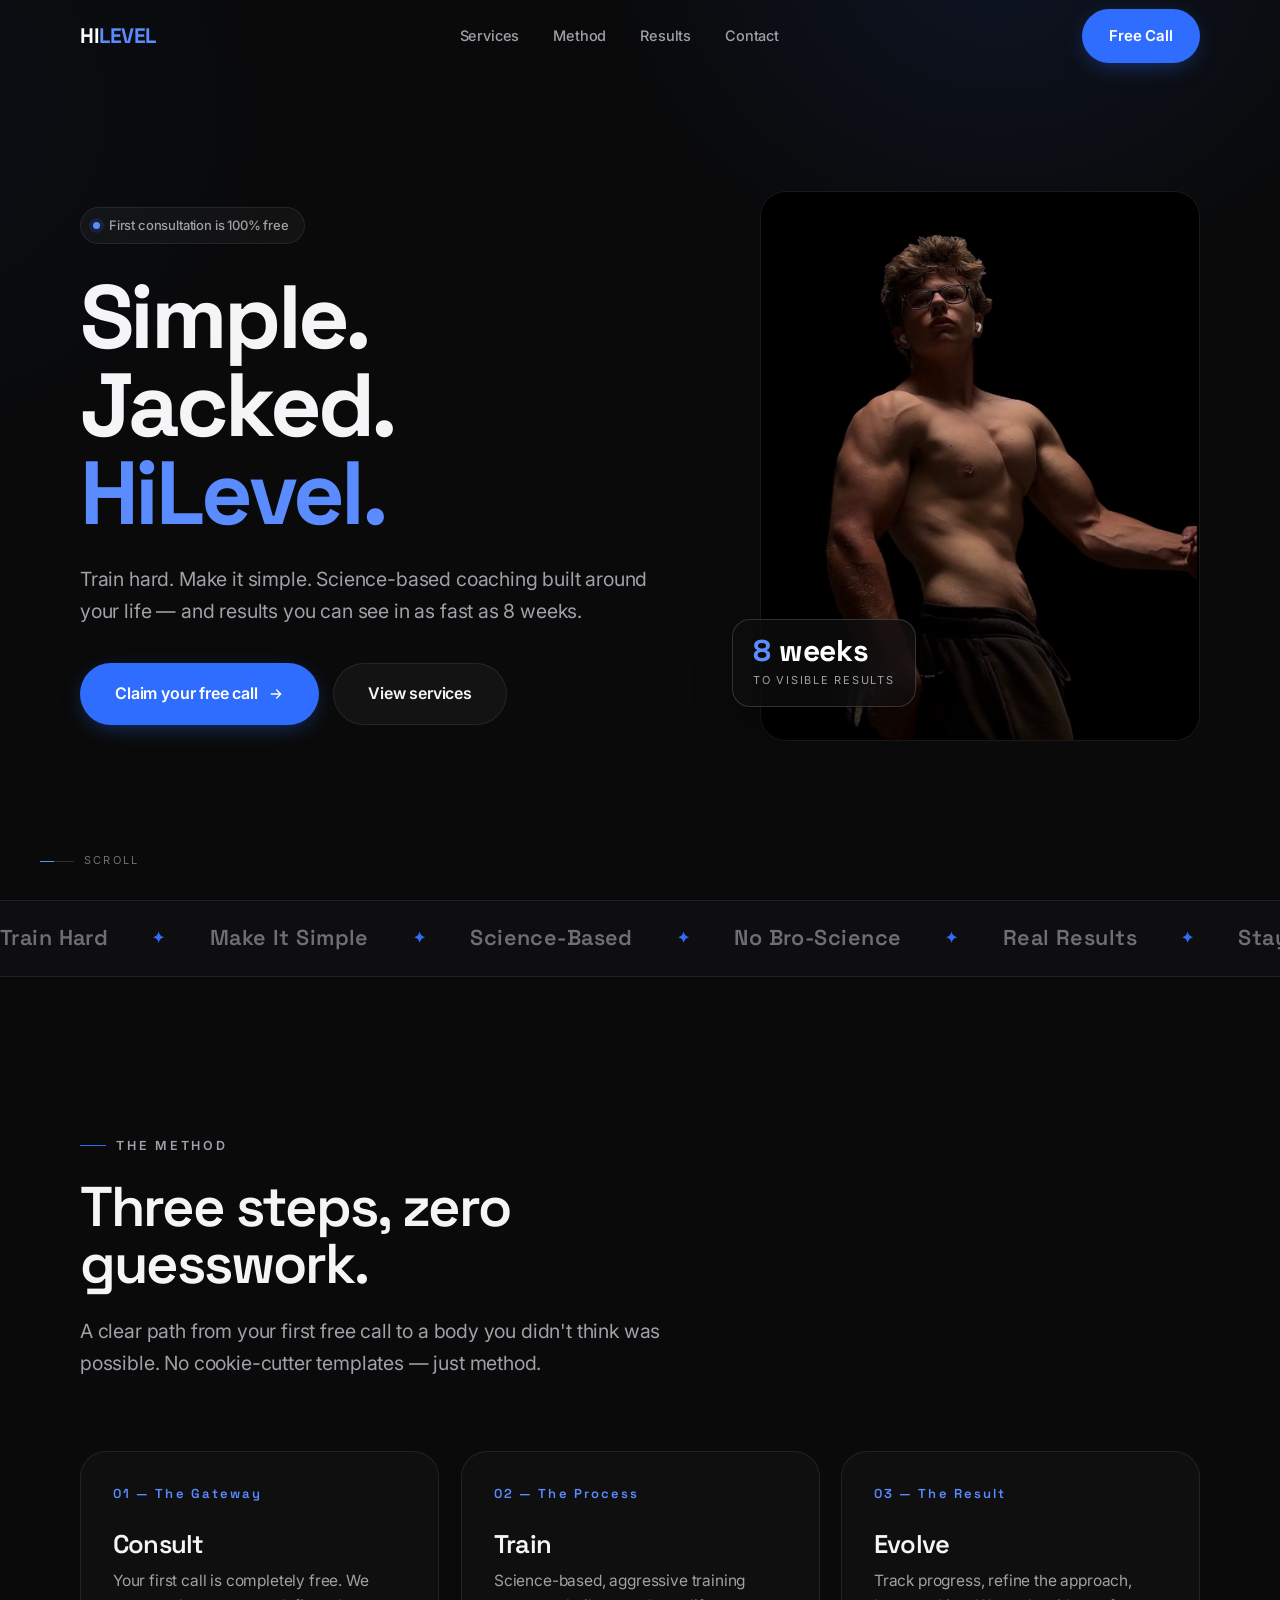
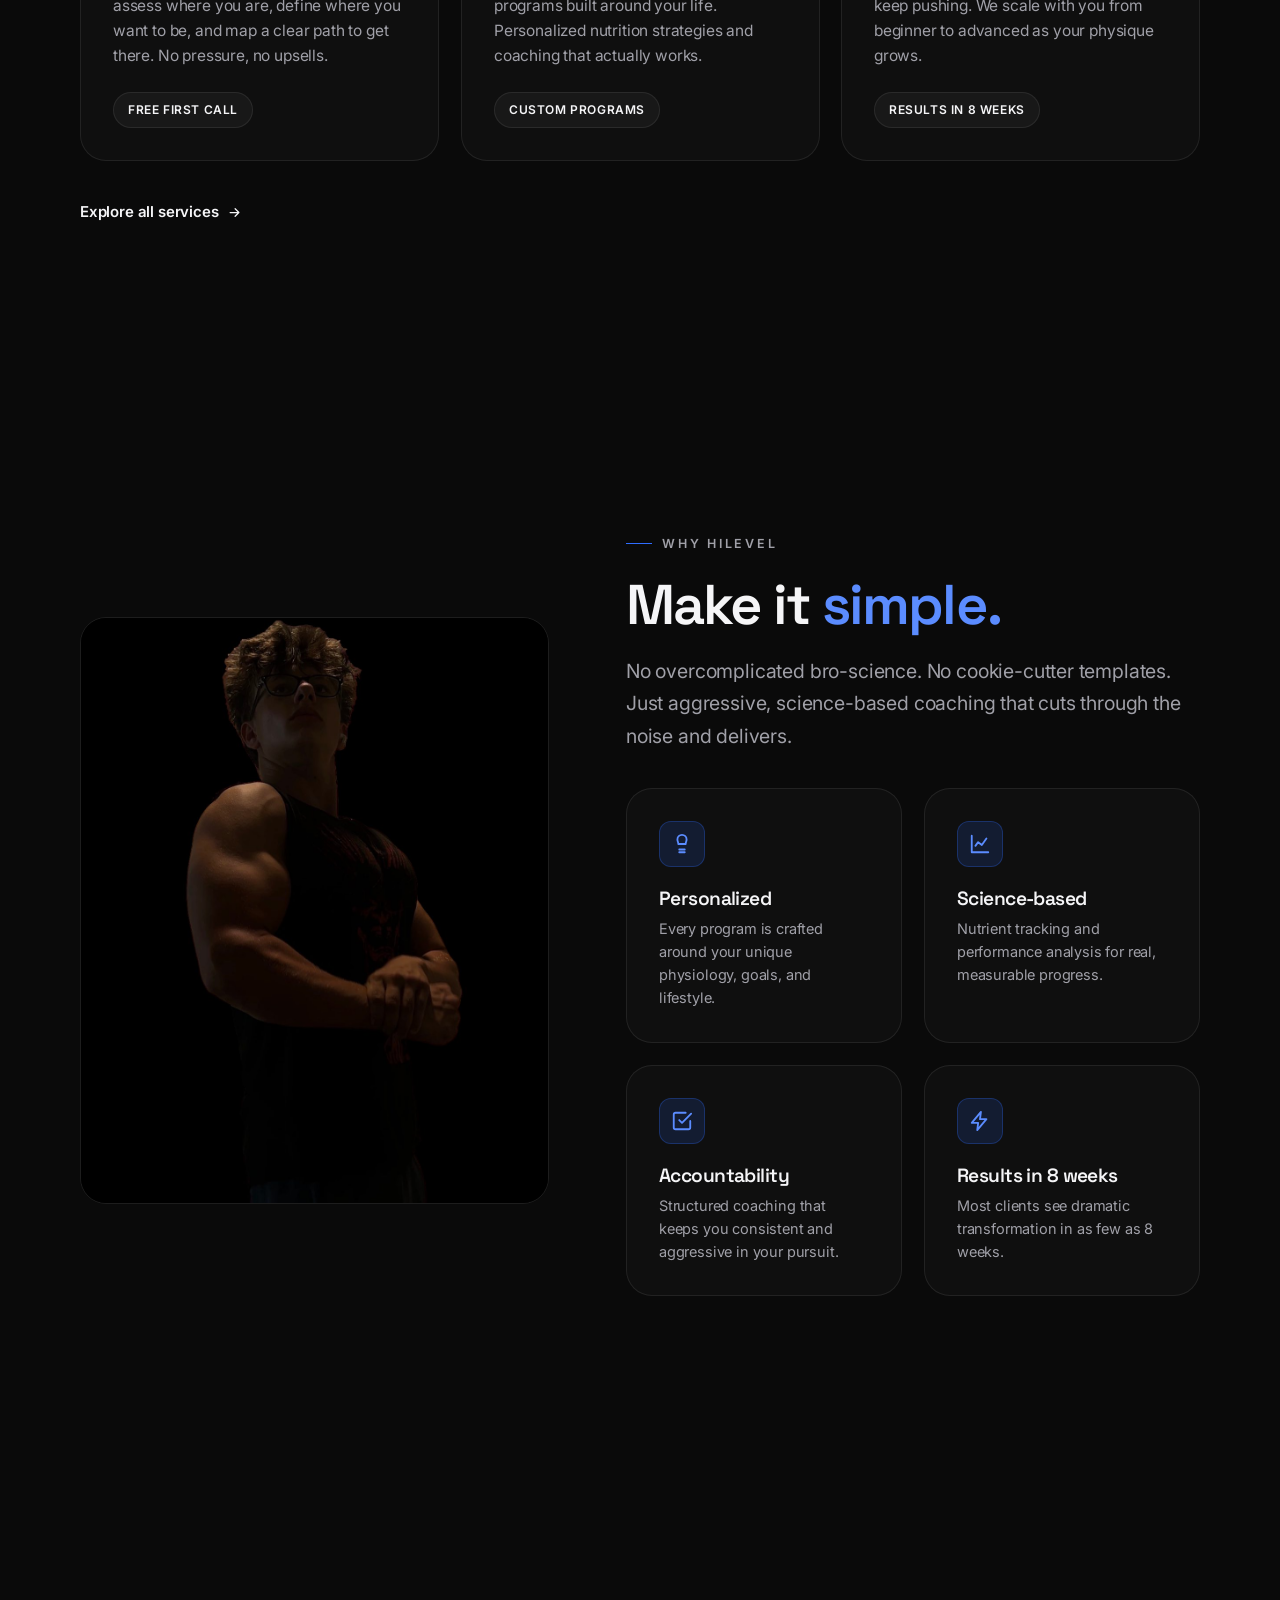
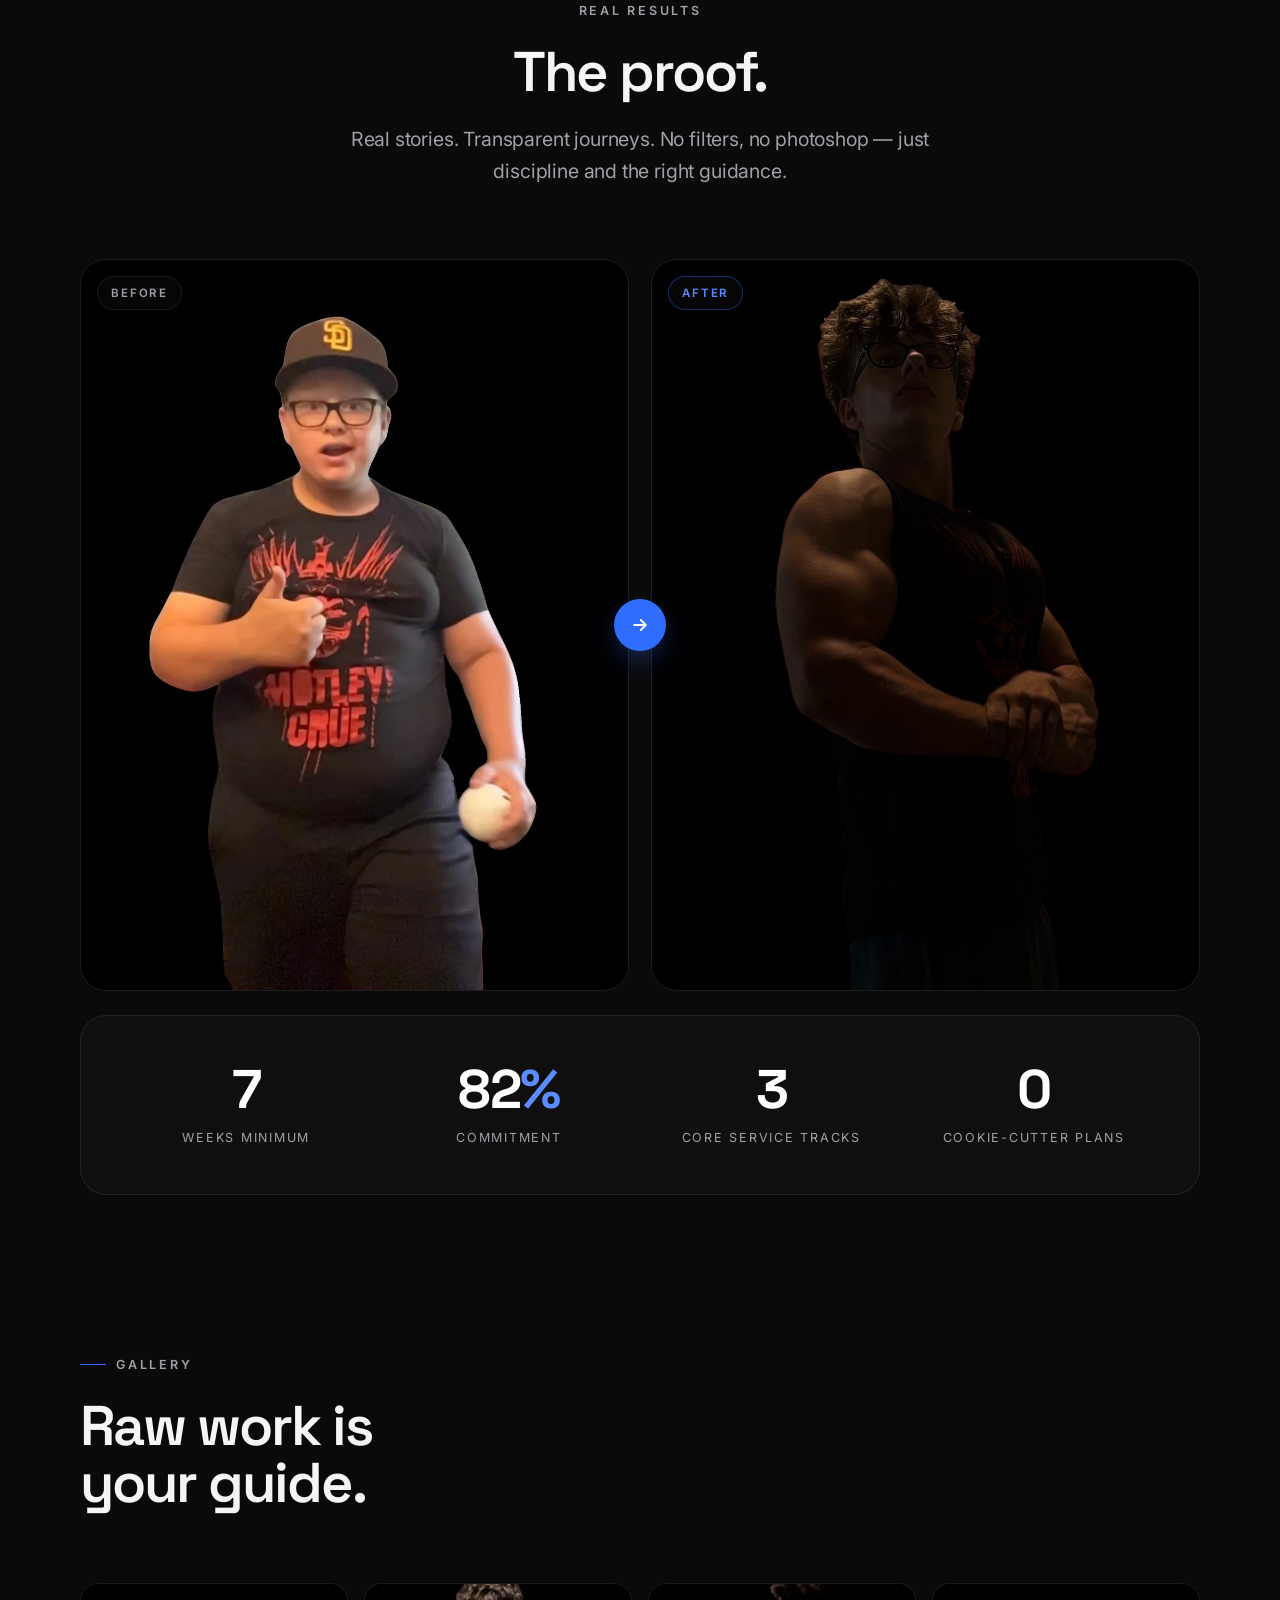
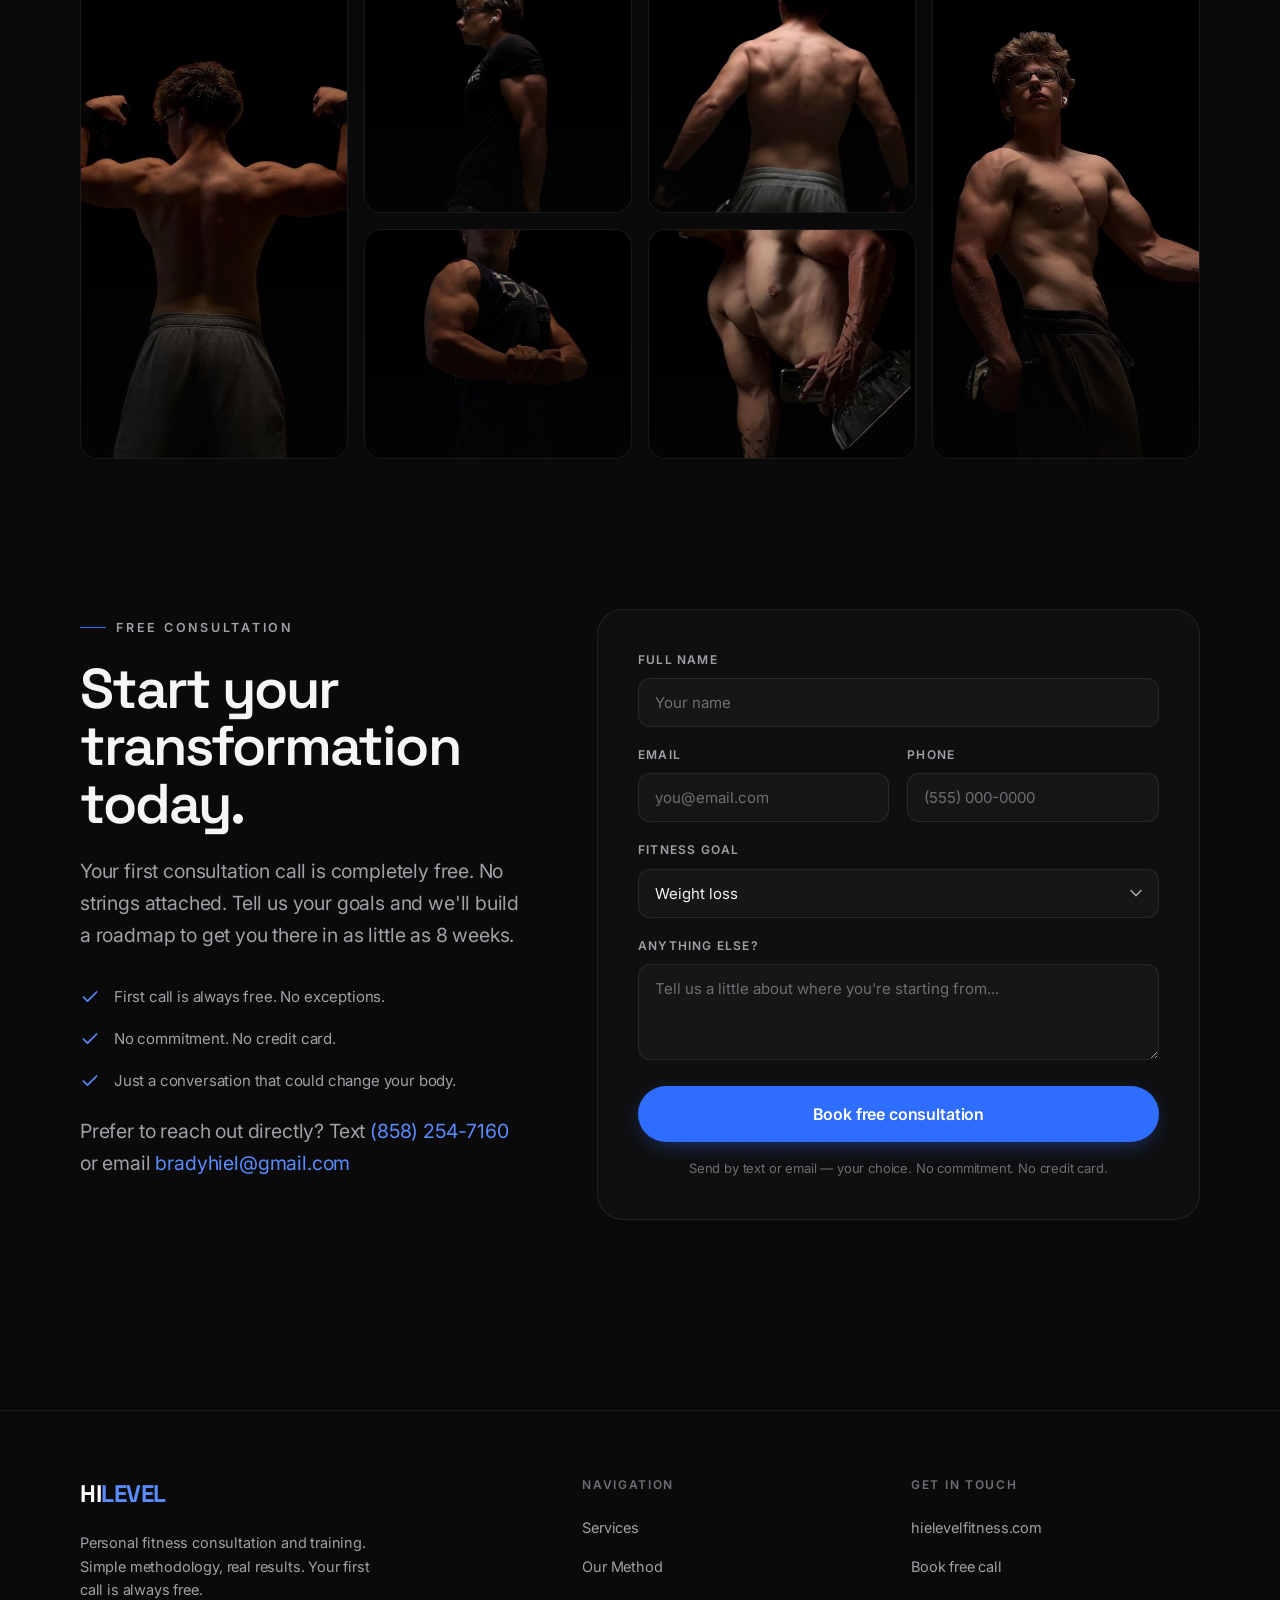
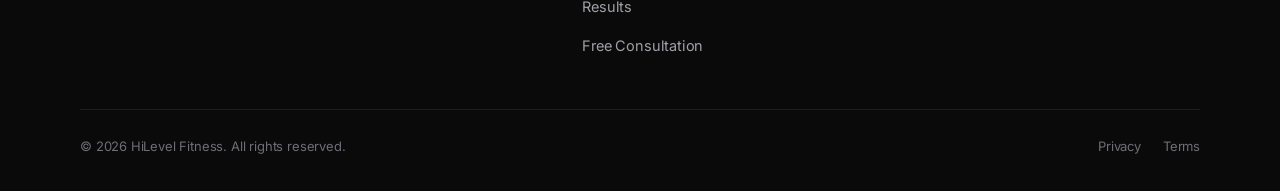
<file: index.html>
<!DOCTYPE html>
<html lang="en">
<head>
  <meta charset="UTF-8" />
  <meta name="viewport" content="width=device-width, initial-scale=1.0" />
  <title>HiLevel — Simple. Jacked. Personal Fitness Coaching.</title>
  <meta name="description" content="Science-based personal fitness coaching that gets you results as fast as 8 weeks. Simple methodology, real results. Your first consultation call is always free." />
  <meta name="theme-color" content="#0A0A0A" />
  <link rel="icon" href="assets/favicon.svg" type="image/svg+xml" />

  <!-- Open Graph -->
  <meta property="og:title" content="HiLevel — Simple. Jacked." />
  <meta property="og:description" content="Science-based coaching that gets you results as fast as 8 weeks. First call is 100% free." />
  <meta property="og:type" content="website" />

  <link rel="preconnect" href="https://fonts.googleapis.com" />
  <link rel="preconnect" href="https://fonts.gstatic.com" crossorigin />
  <link href="https://fonts.googleapis.com/css2?family=Inter:wght@400;500;600;700&family=Space+Grotesk:wght@500;600;700&display=swap" rel="stylesheet" />
  <link rel="stylesheet" href="css/styles.css" />
</head>
<body>

  <!-- ============ NAV ============ -->
  <header class="nav">
    <div class="container nav-inner">
      <a href="index.html" class="logo">HI<span>LEVEL</span></a>
      <nav class="nav-links">
        <a href="services.html">Services</a>
        <a href="#method">Method</a>
        <a href="#results">Results</a>
        <a href="#contact">Contact</a>
      </nav>
      <div class="nav-right">
        <a href="#contact" class="btn btn-primary">Free Call</a>
        <button class="nav-toggle" aria-label="Toggle menu">
          <span></span><span></span><span></span>
        </button>
      </div>
    </div>
    <div class="mobile-menu">
      <a href="services.html">Services</a>
      <a href="#method">Method</a>
      <a href="#results">Results</a>
      <a href="#contact">Contact</a>
      <a href="#contact" class="btn btn-primary">Book Free Call</a>
    </div>
  </header>

  <main>

    <!-- ============ HERO ============ -->
    <section class="hero">
      <div class="container hero-grid">
        <div class="hero-copy">
          <span class="pill reveal"><span class="dot"></span> First consultation is 100% free</span>
          <h1 class="display reveal d1">Simple.<br />Jacked.<br /><span class="accent">HiLevel.</span></h1>
          <p class="lead reveal d2">Train hard. Make it simple. Science-based coaching built around your life — and results you can see in as fast as 8 weeks.</p>
          <div class="hero-cta reveal d3">
            <a href="#contact" class="btn btn-primary btn-lg">
              Claim your free call
              <svg viewBox="0 0 24 24" fill="none" stroke="currentColor" stroke-width="2" stroke-linecap="round" stroke-linejoin="round"><path d="M5 12h14M13 6l6 6-6 6"/></svg>
            </a>
            <a href="services.html" class="btn btn-ghost btn-lg">View services</a>
          </div>
        </div>

        <div class="hero-media reveal d2">
          <div class="frame">
            <img src="assets/img/7.jpg" alt="HiLevel coaching client, lean and muscular physique" />
          </div>
          <div class="float-card">
            <div class="num"><b>8</b> weeks</div>
            <div class="lbl">to visible results</div>
          </div>
        </div>
      </div>

      <div class="scroll-hint"><span class="line"></span> Scroll</div>
    </section>

    <!-- ============ MARQUEE ============ -->
    <div class="marquee" aria-hidden="true">
      <div class="marquee-track">
        <span>Train Hard</span><span>Make It Simple</span><span>Science-Based</span><span>No Bro-Science</span><span>Real Results</span><span>Stay Accountable</span>
        <span>Train Hard</span><span>Make It Simple</span><span>Science-Based</span><span>No Bro-Science</span><span>Real Results</span><span>Stay Accountable</span>
      </div>
    </div>

    <!-- ============ SERVICES PREVIEW ============ -->
    <section class="section-pad" id="services">
      <div class="container">
        <div class="section-head reveal">
          <span class="eyebrow">The Method</span>
          <h2 class="title">Three steps, zero<br />guesswork.</h2>
          <p class="lead">A clear path from your first free call to a body you didn't think was possible. No cookie-cutter templates — just method.</p>
        </div>

        <div class="grid-3">
          <article class="card step reveal">
            <span class="step-num">01 — The Gateway</span>
            <h3>Consult</h3>
            <p>Your first call is completely free. We assess where you are, define where you want to be, and map a clear path to get there. No pressure, no upsells.</p>
            <span class="tag">Free first call</span>
          </article>

          <article class="card step reveal d1">
            <span class="step-num">02 — The Process</span>
            <h3>Train</h3>
            <p>Science-based, aggressive training programs built around your life. Personalized nutrition strategies and coaching that actually works.</p>
            <span class="tag">Custom programs</span>
          </article>

          <article class="card step reveal d2">
            <span class="step-num">03 — The Result</span>
            <h3>Evolve</h3>
            <p>Track progress, refine the approach, keep pushing. We scale with you from beginner to advanced as your physique grows.</p>
            <span class="tag">Results in 8 weeks</span>
          </article>
        </div>

        <div class="reveal d2" style="margin-top:38px;">
          <a href="services.html" class="arrow-link">Explore all services
            <svg viewBox="0 0 24 24" fill="none" stroke="currentColor" stroke-width="2" stroke-linecap="round" stroke-linejoin="round"><path d="M5 12h14M13 6l6 6-6 6"/></svg>
          </a>
        </div>
      </div>
    </section>

    <!-- ============ WHY / METHOD ============ -->
    <section class="section-pad" id="method">
      <div class="container split">
        <div class="split-media reveal">
          <img src="assets/img/2.jpg" alt="HiLevel coach, arms crossed" />
        </div>
        <div>
          <div class="section-head reveal d1" style="margin-bottom:36px;">
            <span class="eyebrow">Why HiLevel</span>
            <h2 class="title">Make it <span class="accent">simple.</span></h2>
            <p class="lead">No overcomplicated bro-science. No cookie-cutter templates. Just aggressive, science-based coaching that cuts through the noise and delivers.</p>
          </div>
          <div class="grid-2">
            <div class="card feature reveal d1">
              <div class="icon"><svg viewBox="0 0 24 24" fill="none" stroke="currentColor" stroke-width="2" stroke-linecap="round" stroke-linejoin="round"><path d="M12 2a5 5 0 0 1 5 5c0 2-1 3-1 5H8c0-2-1-3-1-5a5 5 0 0 1 5-5Z"/><path d="M9 21h6M9 18h6"/></svg></div>
              <h3>Personalized</h3>
              <p>Every program is crafted around your unique physiology, goals, and lifestyle.</p>
            </div>
            <div class="card feature reveal d2">
              <div class="icon"><svg viewBox="0 0 24 24" fill="none" stroke="currentColor" stroke-width="2" stroke-linecap="round" stroke-linejoin="round"><path d="M3 3v18h18"/><path d="M7 14l3-4 4 3 5-7"/></svg></div>
              <h3>Science-based</h3>
              <p>Nutrient tracking and performance analysis for real, measurable progress.</p>
            </div>
            <div class="card feature reveal d1">
              <div class="icon"><svg viewBox="0 0 24 24" fill="none" stroke="currentColor" stroke-width="2" stroke-linecap="round" stroke-linejoin="round"><path d="M9 11l3 3L22 4"/><path d="M21 12v7a2 2 0 0 1-2 2H5a2 2 0 0 1-2-2V5a2 2 0 0 1 2-2h11"/></svg></div>
              <h3>Accountability</h3>
              <p>Structured coaching that keeps you consistent and aggressive in your pursuit.</p>
            </div>
            <div class="card feature reveal d2">
              <div class="icon"><svg viewBox="0 0 24 24" fill="none" stroke="currentColor" stroke-width="2" stroke-linecap="round" stroke-linejoin="round"><path d="M13 2L3 14h7l-1 8 10-12h-7l1-8Z"/></svg></div>
              <h3>Results in 8 weeks</h3>
              <p>Most clients see dramatic transformation in as few as 8 weeks.</p>
            </div>
          </div>
        </div>
      </div>
    </section>

    <!-- ============ RESULTS / PROOF ============ -->
    <section class="section-pad" id="results">
      <div class="container">
        <div class="section-head center reveal">
          <span class="eyebrow">Real Results</span>
          <h2 class="title">The proof.</h2>
          <p class="lead" style="margin-inline:auto;">Real stories. Transparent journeys. No filters, no photoshop — just discipline and the right guidance.</p>
        </div>

        <div class="ba reveal d1">
          <figure class="before">
            <img src="assets/img/10.jpg" alt="Client before starting the program" loading="lazy" />
            <figcaption>Before</figcaption>
          </figure>
          <figure class="after">
            <img src="assets/img/2.jpg" alt="Client after the HiLevel program" loading="lazy" />
            <figcaption>After</figcaption>
          </figure>
          <div class="ba-arrow" aria-hidden="true">
            <svg viewBox="0 0 24 24" width="20" height="20" fill="none" stroke="currentColor" stroke-width="2.2" stroke-linecap="round" stroke-linejoin="round"><path d="M5 12h14M13 6l6 6-6 6"/></svg>
          </div>
        </div>

        <div class="stats reveal d1" style="margin-top:24px;">
          <div class="stat"><div class="num"><span data-count="8">0</span><span class="unit"></span></div><div class="lbl">Weeks minimum</div></div>
          <div class="stat"><div class="num"><span data-count="100">0</span><span class="unit">%</span></div><div class="lbl">Commitment</div></div>
          <div class="stat"><div class="num"><span data-count="4">0</span></div><div class="lbl">Core service tracks</div></div>
          <div class="stat"><div class="num"><span data-count="0">0</span></div><div class="lbl">Cookie-cutter plans</div></div>
        </div>
      </div>
    </section>

    <!-- ============ GALLERY ============ -->
    <section class="section-pad" style="padding-top:0;">
      <div class="container">
        <div class="section-head reveal">
          <span class="eyebrow">Gallery</span>
          <h2 class="title">Raw work is<br />your guide.</h2>
        </div>
        <div class="gallery reveal d1">
          <a href="#contact"><img src="assets/img/3-sm.jpg" alt="Training result" loading="lazy" /></a>
          <a href="#contact"><img src="assets/img/9-sm.jpg" alt="Training result" loading="lazy" /></a>
          <a href="#contact"><img src="assets/img/8-sm.jpg" alt="Training result" loading="lazy" /></a>
          <a href="#contact"><img src="assets/img/7-sm.jpg" alt="Training result" loading="lazy" /></a>
          <a href="#contact"><img src="assets/img/4-sm.jpg" alt="Training result" loading="lazy" /></a>
          <a href="#contact"><img src="assets/img/5-sm.jpg" alt="Training result" loading="lazy" /></a>
        </div>
      </div>
    </section>

    <!-- ============ CONTACT ============ -->
    <section class="section-pad" id="contact" style="padding-top:0;">
      <div class="container contact-grid">
        <div class="contact-info reveal">
          <span class="eyebrow">Free Consultation</span>
          <h2 class="title">Start your<br />transformation<br />today.</h2>
          <p class="lead">Your first consultation call is completely free. No strings attached. Tell us your goals and we'll build a roadmap to get you there in as little as 8 weeks.</p>
          <ul class="contact-points">
            <li>
              <svg viewBox="0 0 24 24" fill="none" stroke="currentColor" stroke-width="2" stroke-linecap="round" stroke-linejoin="round"><path d="M20 6 9 17l-5-5"/></svg>
              First call is always free. No exceptions.
            </li>
            <li>
              <svg viewBox="0 0 24 24" fill="none" stroke="currentColor" stroke-width="2" stroke-linecap="round" stroke-linejoin="round"><path d="M20 6 9 17l-5-5"/></svg>
              No commitment. No credit card.
            </li>
            <li>
              <svg viewBox="0 0 24 24" fill="none" stroke="currentColor" stroke-width="2" stroke-linecap="round" stroke-linejoin="round"><path d="M20 6 9 17l-5-5"/></svg>
              Just a conversation that could change your body.
            </li>
          </ul>
          <p class="lead" style="margin-top:22px;">Prefer to reach out directly? Text <a id="sms-direct" href="sms:+18582547160" class="accent">(858) 254-7160</a> or email <a id="mail-direct" href="mailto:bradyhiel@gmail.com" class="accent">bradyhiel@gmail.com</a></p>
        </div>

        <div class="form-card reveal d1">
          <form id="consult-form" novalidate>
            <div class="field">
              <label for="name">Full name</label>
              <input type="text" id="name" name="name" placeholder="Your name" required />
            </div>
            <div class="field-row">
              <div class="field">
                <label for="email">Email</label>
                <input type="email" id="email" name="email" placeholder="you@email.com" required />
              </div>
              <div class="field">
                <label for="phone">Phone</label>
                <input type="tel" id="phone" name="phone" placeholder="(555) 000-0000" />
              </div>
            </div>
            <div class="field">
              <label for="goal">Fitness goal</label>
              <select id="goal" name="goal">
                <option>Weight loss</option>
                <option>Muscle gain</option>
                <option>General health</option>
                <option>Strength</option>
                <option>Other</option>
              </select>
            </div>
            <div class="field">
              <label for="message">Anything else?</label>
              <textarea id="message" name="message" placeholder="Tell us a little about where you're starting from..."></textarea>
            </div>
            <button type="submit" class="btn btn-primary btn-lg btn-block">Book free consultation</button>
            <p class="form-note">Send by text or email &mdash; your choice. No commitment. No credit card.</p>
          </form>

          <div class="form-success" id="form-success">
            <div class="check">
              <svg viewBox="0 0 24 24" width="28" height="28" fill="none" stroke="currentColor" stroke-width="2.2" stroke-linecap="round" stroke-linejoin="round"><path d="M20 6 9 17l-5-5"/></svg>
            </div>
            <h3>You're in.</h3>
            <p>Your details are ready to go. Choose how you'd like to send them &mdash; we'll reply shortly to lock in your first call.</p>
            <div class="success-actions">
              <a id="sms-fallback" class="btn btn-primary btn-lg btn-block" href="sms:+18582547160">Send as a text</a>
              <button type="button" id="mail-toggle" class="btn btn-ghost btn-lg btn-block" aria-haspopup="dialog">Send as an email</button>
            </div>

            <p class="form-note success-note">Text (858) 254-7160 &middot; Email bradyhiel@gmail.com</p>
          </div>
        </div>
      </div>
    </section>

  </main>

  <!-- ============ FOOTER ============ -->
  <footer class="footer">
    <div class="container">
      <div class="footer-grid">
        <div class="footer-brand">
          <a href="index.html" class="logo">HI<span>LEVEL</span></a>
          <p>Personal fitness consultation and training. Simple methodology, real results. Your first call is always free.</p>
        </div>
        <div>
          <h4>Navigation</h4>
          <ul>
            <li><a href="services.html">Services</a></li>
            <li><a href="#method">Our Method</a></li>
            <li><a href="#results">Results</a></li>
            <li><a href="#contact">Free Consultation</a></li>
          </ul>
        </div>
        <div>
          <h4>Get in touch</h4>
          <ul>
            <li><a href="#contact">hielevelfitness.com</a></li>
            <li><a href="#contact" class="accent">Book free call</a></li>
          </ul>
        </div>
      </div>
      <div class="footer-bottom">
        <p>© <span id="year">2026</span> HiLevel Fitness. All rights reserved.</p>
        <div class="footer-legal">
          <a href="#">Privacy</a>
          <a href="#">Terms</a>
        </div>
      </div>
    </div>
  </footer>

  <!-- ============ EMAIL MODAL ============ -->
  <div class="modal" id="mail-modal" role="dialog" aria-modal="true" aria-labelledby="mail-modal-title" hidden>
    <div class="modal-backdrop" data-modal-close></div>
    <div class="modal-card" role="document">
      <button type="button" class="modal-close" data-modal-close aria-label="Close">
        <svg viewBox="0 0 24 24" width="18" height="18" fill="none" stroke="currentColor" stroke-width="2.2" stroke-linecap="round"><path d="M18 6 6 18M6 6l12 12"/></svg>
      </button>
      <span class="eyebrow">Email</span>
      <h3 id="mail-modal-title">Send it as an email</h3>
      <p class="modal-lead">Open it straight in Gmail, or copy the address and message into any mail app.</p>

      <div class="copy-row">
        <span class="copy-label">Send to</span>
        <div class="copy-box">
          <span class="copy-value" id="mail-address">bradyhiel@gmail.com</span>
          <button type="button" class="copy-btn" data-copy-target="#mail-address">Copy</button>
        </div>
      </div>

      <div class="copy-row">
        <span class="copy-label">Your message</span>
        <div class="copy-box copy-box-block">
          <pre class="copy-value" id="mail-body"></pre>
          <button type="button" class="copy-btn" data-copy-target="#mail-body">Copy</button>
        </div>
      </div>

      <a id="gmail-link" class="btn btn-primary btn-lg btn-block" href="https://mail.google.com/mail/?view=cm&amp;fs=1&amp;to=bradyhiel@gmail.com" target="_blank" rel="noopener">Open in Gmail</a>
      <a id="mail-fallback" class="mail-alt" href="mailto:bradyhiel@gmail.com">or use your default mail app</a>
    </div>
  </div>

  <script src="js/main.js"></script>
</body>
</html>
</file>
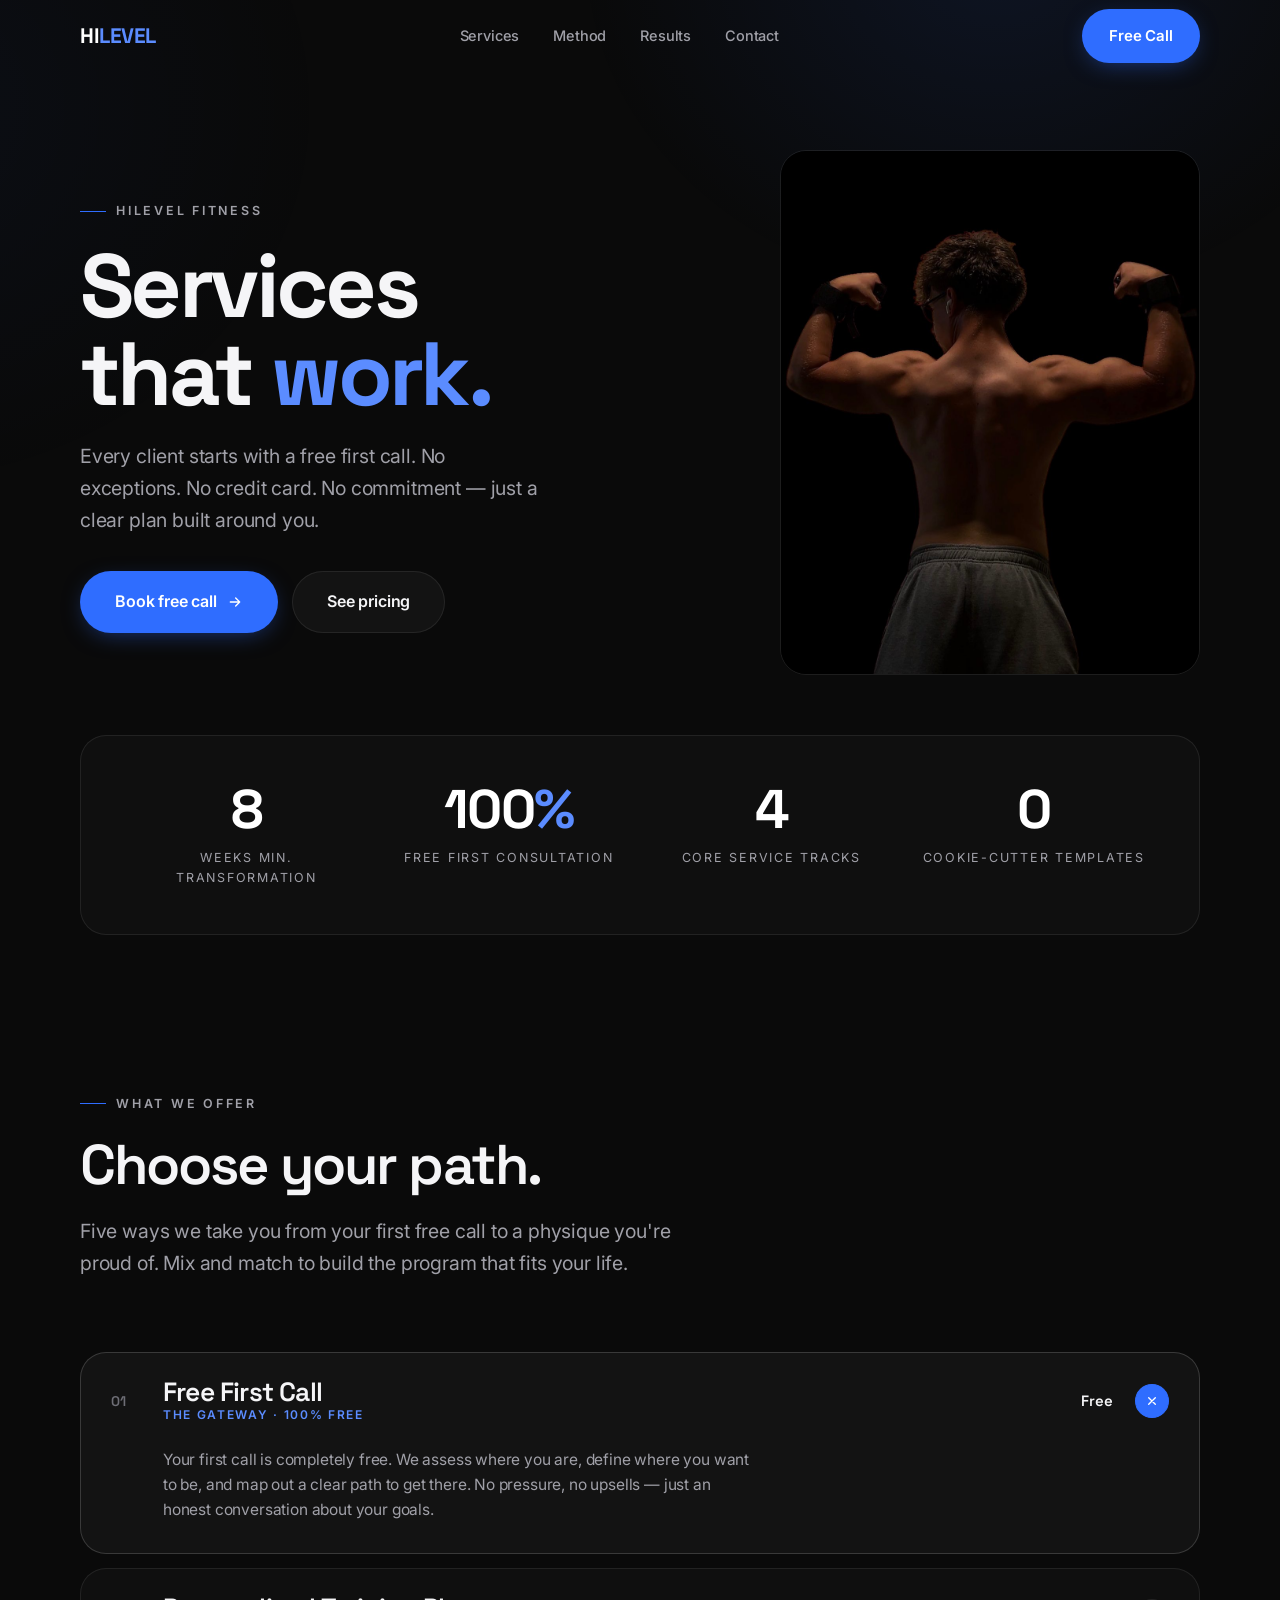
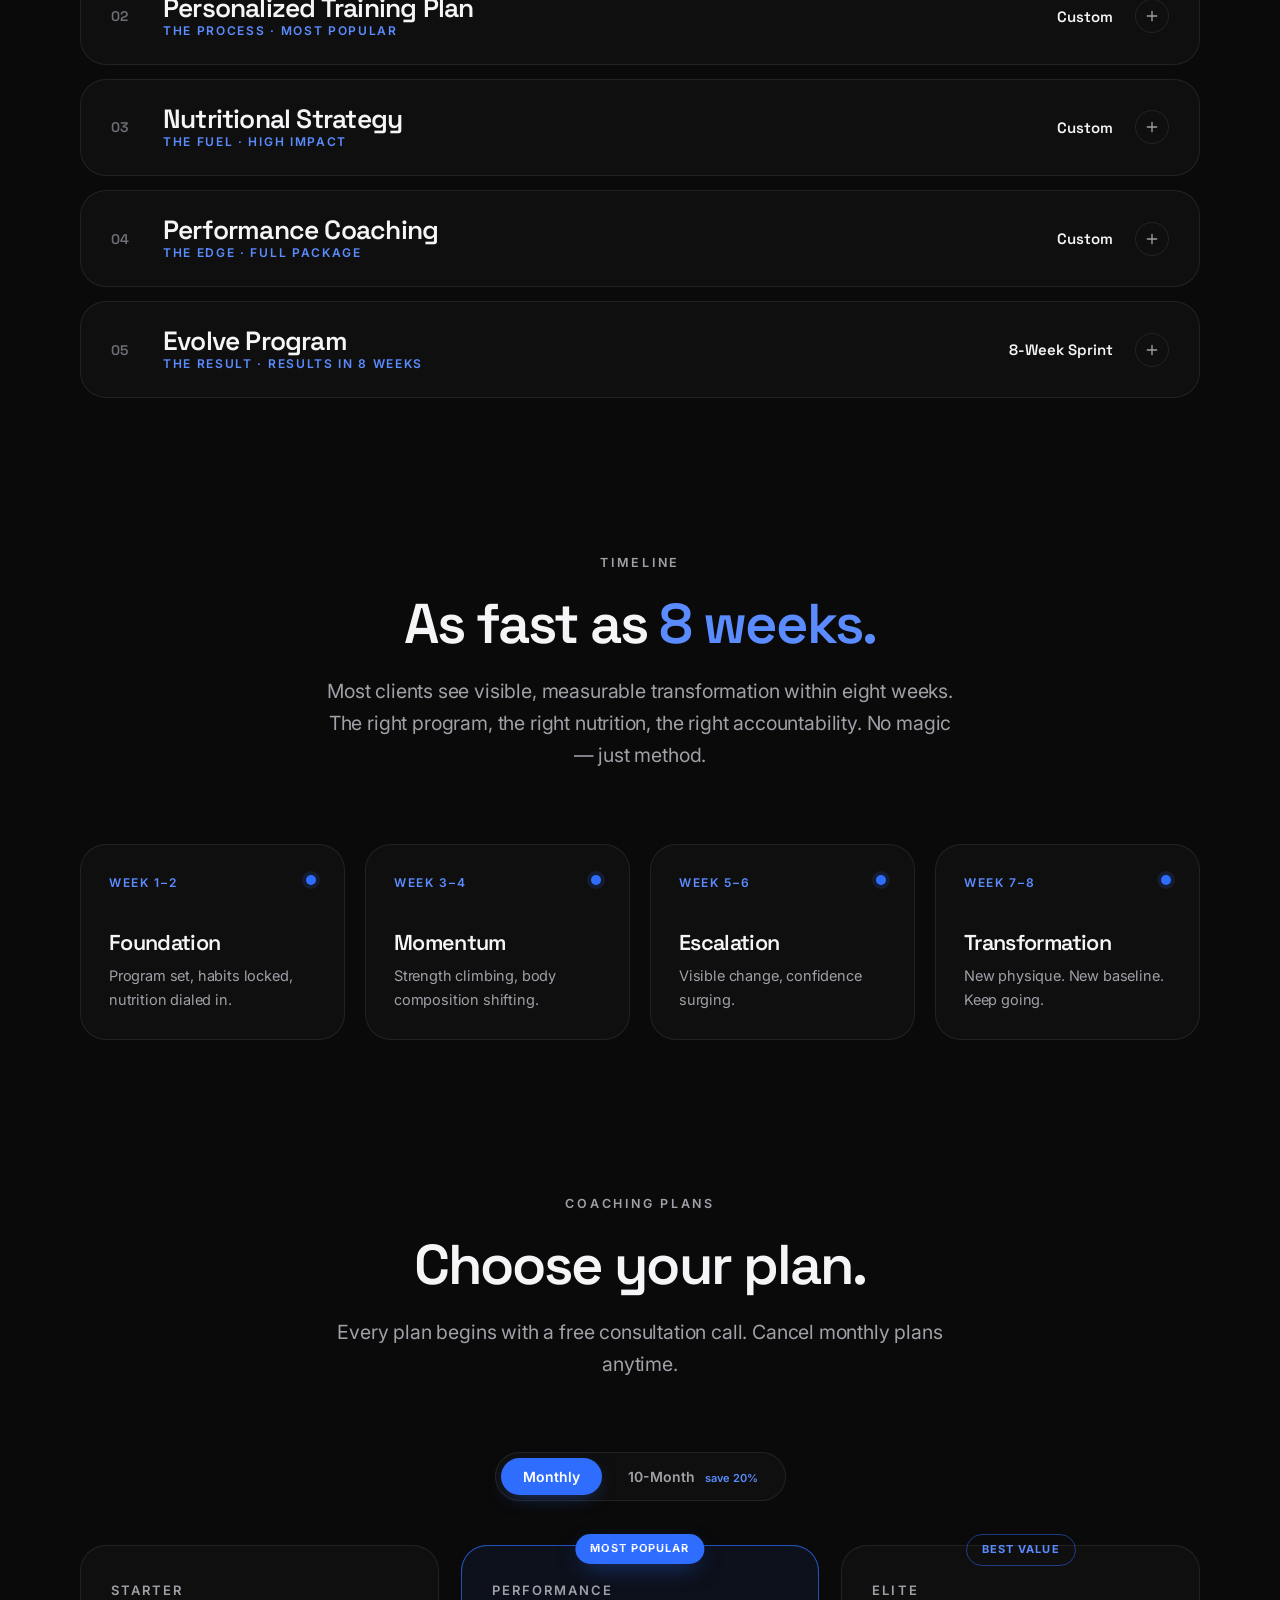
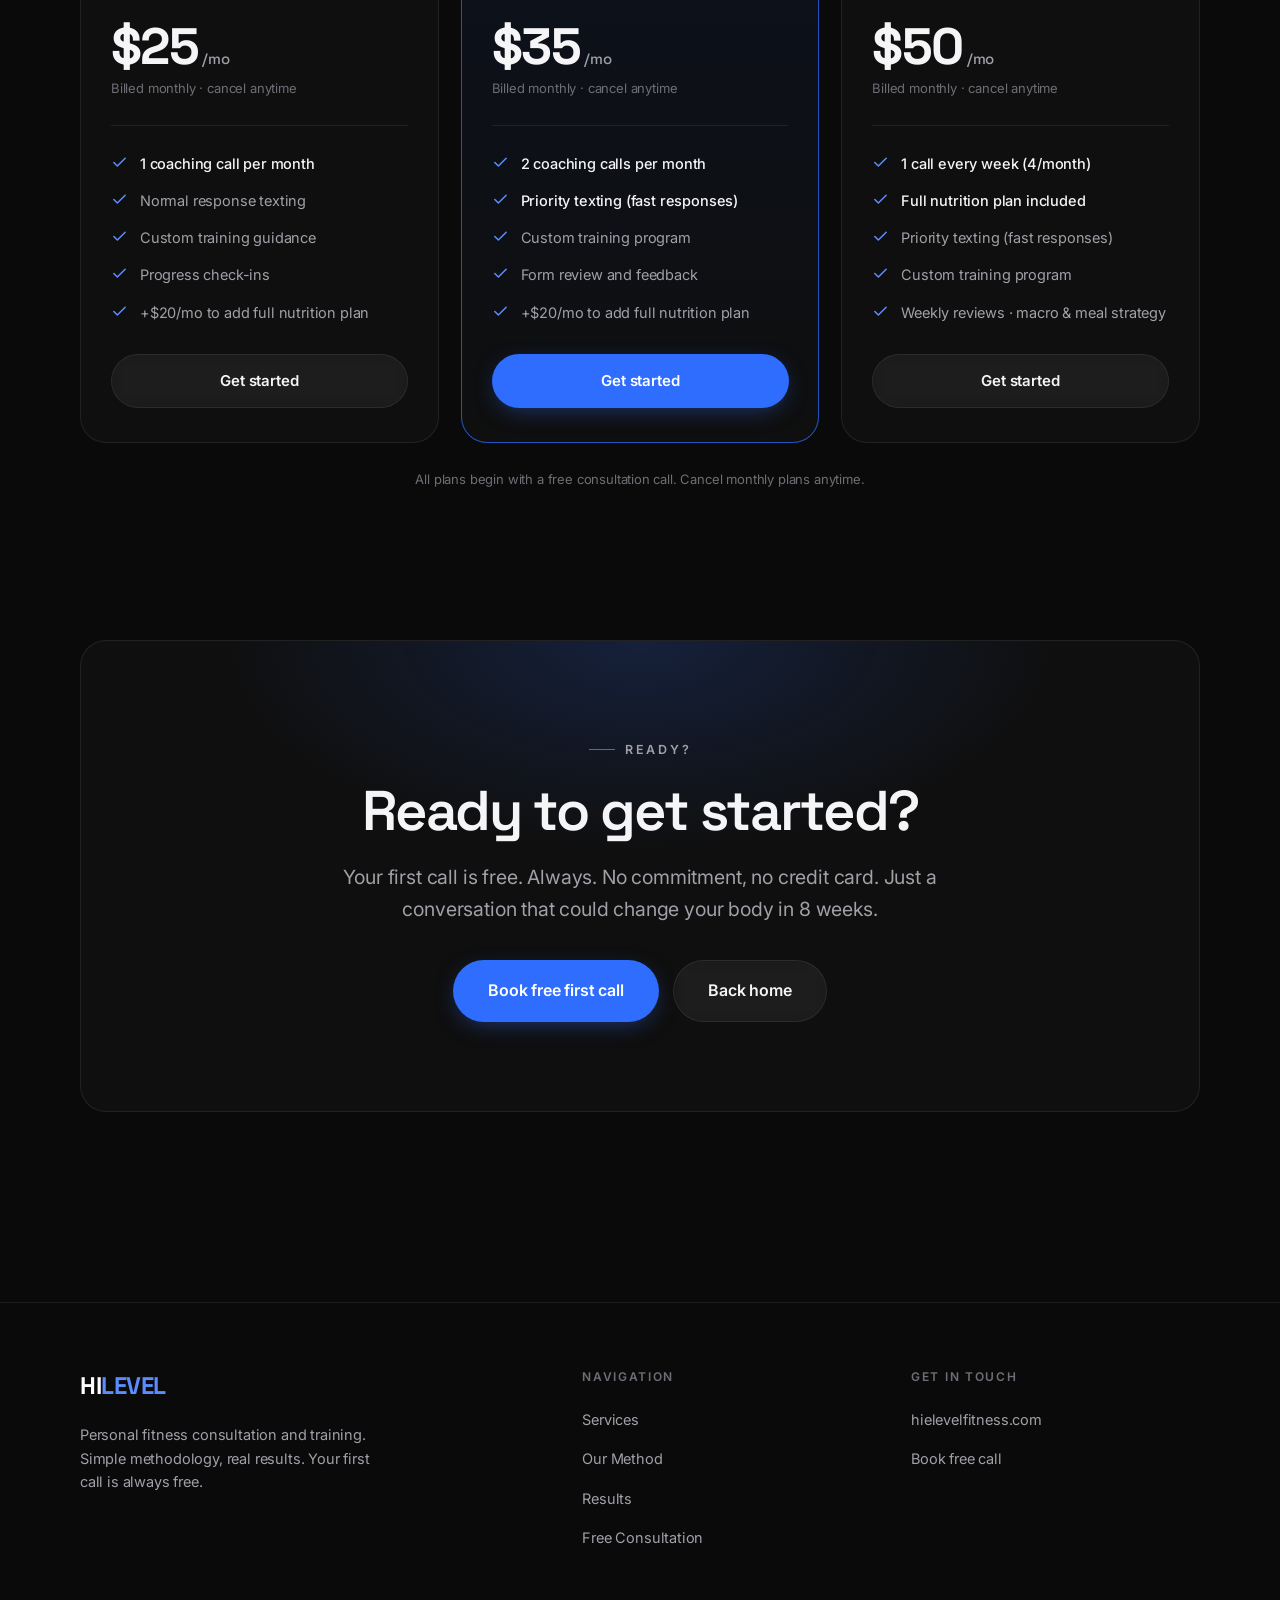
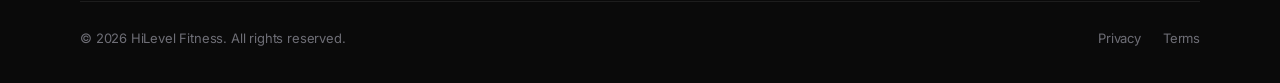
<file: services.html>
<!DOCTYPE html>
<html lang="en">
<head>
  <meta charset="UTF-8" />
  <meta name="viewport" content="width=device-width, initial-scale=1.0" />
  <title>Services — HiLevel Fitness</title>
  <meta name="description" content="HiLevel services that work: free first call, personalized training, nutrition strategy, performance coaching and the 8-week Evolve program. Choose your plan." />
  <meta name="theme-color" content="#0A0A0A" />
  <link rel="icon" href="assets/favicon.svg" type="image/svg+xml" />

  <meta property="og:title" content="Services — HiLevel Fitness" />
  <meta property="og:description" content="Services that work. Every client starts with a free first call. Choose your path." />
  <meta property="og:type" content="website" />

  <link rel="preconnect" href="https://fonts.googleapis.com" />
  <link rel="preconnect" href="https://fonts.gstatic.com" crossorigin />
  <link href="https://fonts.googleapis.com/css2?family=Inter:wght@400;500;600;700&family=Space+Grotesk:wght@500;600;700&display=swap" rel="stylesheet" />
  <link rel="stylesheet" href="css/styles.css" />
</head>
<body>

  <!-- ============ NAV ============ -->
  <header class="nav">
    <div class="container nav-inner">
      <a href="index.html" class="logo">HI<span>LEVEL</span></a>
      <nav class="nav-links">
        <a href="services.html">Services</a>
        <a href="index.html#method">Method</a>
        <a href="index.html#results">Results</a>
        <a href="index.html#contact">Contact</a>
      </nav>
      <div class="nav-right">
        <a href="index.html#contact" class="btn btn-primary">Free Call</a>
        <button class="nav-toggle" aria-label="Toggle menu">
          <span></span><span></span><span></span>
        </button>
      </div>
    </div>
    <div class="mobile-menu">
      <a href="services.html">Services</a>
      <a href="index.html#method">Method</a>
      <a href="index.html#results">Results</a>
      <a href="index.html#contact">Contact</a>
      <a href="index.html#contact" class="btn btn-primary">Book Free Call</a>
    </div>
  </header>

  <main>

    <!-- ============ PAGE HERO ============ -->
    <section class="page-hero">
      <div class="container split" style="align-items:center;">
        <div>
          <span class="eyebrow reveal">HiLevel Fitness</span>
          <h1 class="display reveal d1">Services<br />that <span class="accent">work.</span></h1>
          <p class="lead reveal d2">Every client starts with a free first call. No exceptions. No credit card. No commitment — just a clear plan built around you.</p>
          <div class="hero-cta reveal d3" style="margin-top:34px;">
            <a href="index.html#contact" class="btn btn-primary btn-lg">
              Book free call
              <svg viewBox="0 0 24 24" fill="none" stroke="currentColor" stroke-width="2" stroke-linecap="round" stroke-linejoin="round"><path d="M5 12h14M13 6l6 6-6 6"/></svg>
            </a>
            <a href="#plans" class="btn btn-ghost btn-lg">See pricing</a>
          </div>
        </div>
        <div class="split-media reveal d2" style="max-width:420px;justify-self:end;">
          <img src="assets/img/3.jpg" alt="HiLevel client, back double-biceps pose" />
        </div>
      </div>
    </section>

    <!-- ============ STATS ============ -->
    <section style="padding-block: 20px 0;">
      <div class="container">
        <div class="stats reveal">
          <div class="stat"><div class="num"><span data-count="8">0</span></div><div class="lbl">Weeks min. transformation</div></div>
          <div class="stat"><div class="num"><span data-count="100">0</span><span class="unit">%</span></div><div class="lbl">Free first consultation</div></div>
          <div class="stat"><div class="num"><span data-count="4">0</span></div><div class="lbl">Core service tracks</div></div>
          <div class="stat"><div class="num"><span data-count="0">0</span></div><div class="lbl">Cookie-cutter templates</div></div>
        </div>
      </div>
    </section>

    <!-- ============ SERVICES ACCORDION ============ -->
    <section class="section-pad">
      <div class="container">
        <div class="section-head reveal">
          <span class="eyebrow">What we offer</span>
          <h2 class="title">Choose your path.</h2>
          <p class="lead">Five ways we take you from your first free call to a physique you're proud of. Mix and match to build the program that fits your life.</p>
        </div>

        <div class="accordion reveal d1">
          <div class="acc-item open">
            <button class="acc-head">
              <span class="acc-num">01</span>
              <span class="acc-title">
                <h3>Free First Call</h3>
                <span class="sub">The Gateway · 100% Free</span>
              </span>
              <span class="acc-price">Free</span>
              <span class="acc-toggle"><svg viewBox="0 0 24 24" width="16" height="16" fill="none" stroke="currentColor" stroke-width="2" stroke-linecap="round"><path d="M12 5v14M5 12h14"/></svg></span>
            </button>
            <div class="acc-body"><div><p>Your first call is completely free. We assess where you are, define where you want to be, and map out a clear path to get there. No pressure, no upsells — just an honest conversation about your goals.</p></div></div>
          </div>

          <div class="acc-item">
            <button class="acc-head">
              <span class="acc-num">02</span>
              <span class="acc-title">
                <h3>Personalized Training Plan</h3>
                <span class="sub">The Process · Most Popular</span>
              </span>
              <span class="acc-price">Custom</span>
              <span class="acc-toggle"><svg viewBox="0 0 24 24" width="16" height="16" fill="none" stroke="currentColor" stroke-width="2" stroke-linecap="round"><path d="M12 5v14M5 12h14"/></svg></span>
            </button>
            <div class="acc-body"><div><p>Science-based, aggressive training programs built entirely around your body, your schedule, and your goals. No cookie-cutter templates — every set, rep, and progression is designed for you and adjusts as you grow.</p></div></div>
          </div>

          <div class="acc-item">
            <button class="acc-head">
              <span class="acc-num">03</span>
              <span class="acc-title">
                <h3>Nutritional Strategy</h3>
                <span class="sub">The Fuel · High Impact</span>
              </span>
              <span class="acc-price">Custom</span>
              <span class="acc-toggle"><svg viewBox="0 0 24 24" width="16" height="16" fill="none" stroke="currentColor" stroke-width="2" stroke-linecap="round"><path d="M12 5v14M5 12h14"/></svg></span>
            </button>
            <div class="acc-body"><div><p>Personalized nutrition that fits your life — not a rigid meal plan you'll quit in a week. Macro targets, meal strategy, and habit coaching that make results sustainable long after week eight.</p></div></div>
          </div>

          <div class="acc-item">
            <button class="acc-head">
              <span class="acc-num">04</span>
              <span class="acc-title">
                <h3>Performance Coaching</h3>
                <span class="sub">The Edge · Full Package</span>
              </span>
              <span class="acc-price">Custom</span>
              <span class="acc-toggle"><svg viewBox="0 0 24 24" width="16" height="16" fill="none" stroke="currentColor" stroke-width="2" stroke-linecap="round"><path d="M12 5v14M5 12h14"/></svg></span>
            </button>
            <div class="acc-body"><div><p>Ongoing coaching, form review, and performance analysis that keep you consistent and accountable. Priority access to your coach whenever you need it, with real feedback that keeps you moving forward.</p></div></div>
          </div>

          <div class="acc-item">
            <button class="acc-head">
              <span class="acc-num">05</span>
              <span class="acc-title">
                <h3>Evolve Program</h3>
                <span class="sub">The Result · Results in 8 Weeks</span>
              </span>
              <span class="acc-price">8-Week Sprint</span>
              <span class="acc-toggle"><svg viewBox="0 0 24 24" width="16" height="16" fill="none" stroke="currentColor" stroke-width="2" stroke-linecap="round"><path d="M12 5v14M5 12h14"/></svg></span>
            </button>
            <div class="acc-body"><div><p>Track progress, refine the approach, and keep pushing. We scale with you from beginner to advanced as your physique grows — with visible, measurable results in as little as eight weeks.</p></div></div>
          </div>
        </div>
      </div>
    </section>

    <!-- ============ TIMELINE ============ -->
    <section class="section-pad" style="padding-top:0;">
      <div class="container">
        <div class="section-head center reveal">
          <span class="eyebrow">Timeline</span>
          <h2 class="title">As fast as <span class="accent">8 weeks.</span></h2>
          <p class="lead" style="margin-inline:auto;">Most clients see visible, measurable transformation within eight weeks. The right program, the right nutrition, the right accountability. No magic — just method.</p>
        </div>
        <div class="timeline">
          <div class="tl-item reveal"><span class="tl-dot"></span><span class="tl-week">Week 1–2</span><h3>Foundation</h3><p>Program set, habits locked, nutrition dialed in.</p></div>
          <div class="tl-item reveal d1"><span class="tl-dot"></span><span class="tl-week">Week 3–4</span><h3>Momentum</h3><p>Strength climbing, body composition shifting.</p></div>
          <div class="tl-item reveal d2"><span class="tl-dot"></span><span class="tl-week">Week 5–6</span><h3>Escalation</h3><p>Visible change, confidence surging.</p></div>
          <div class="tl-item reveal d3"><span class="tl-dot"></span><span class="tl-week">Week 7–8</span><h3>Transformation</h3><p>New physique. New baseline. Keep going.</p></div>
        </div>
      </div>
    </section>

    <!-- ============ PRICING ============ -->
    <section class="section-pad" id="plans" style="padding-top:0;">
      <div class="container">
        <div class="section-head center reveal">
          <span class="eyebrow">Coaching plans</span>
          <h2 class="title">Choose your plan.</h2>
          <p class="lead" style="margin-inline:auto;">Every plan begins with a free consultation call. Cancel monthly plans anytime.</p>
        </div>

        <div class="toggle-wrap reveal d1">
          <div class="toggle">
            <span class="slider"></span>
            <button class="active" data-mode="monthly">Monthly</button>
            <button data-mode="annual">10-Month <span class="save">save 20%</span></button>
          </div>
        </div>

        <div class="plans reveal d1">
          <!-- Starter -->
          <div class="plan" data-monthly="25" data-annual="20">
            <div class="name">Starter</div>
            <div class="price"><span class="amt">$25</span><span class="per">/mo</span></div>
            <div class="price-sub">Billed monthly · cancel anytime</div>
            <ul class="features">
              <li class="hi"><svg viewBox="0 0 24 24" fill="none" stroke="currentColor" stroke-width="2.2" stroke-linecap="round" stroke-linejoin="round"><path d="M20 6 9 17l-5-5"/></svg>1 coaching call per month</li>
              <li><svg viewBox="0 0 24 24" fill="none" stroke="currentColor" stroke-width="2.2" stroke-linecap="round" stroke-linejoin="round"><path d="M20 6 9 17l-5-5"/></svg>Normal response texting</li>
              <li><svg viewBox="0 0 24 24" fill="none" stroke="currentColor" stroke-width="2.2" stroke-linecap="round" stroke-linejoin="round"><path d="M20 6 9 17l-5-5"/></svg>Custom training guidance</li>
              <li><svg viewBox="0 0 24 24" fill="none" stroke="currentColor" stroke-width="2.2" stroke-linecap="round" stroke-linejoin="round"><path d="M20 6 9 17l-5-5"/></svg>Progress check-ins</li>
              <li><svg viewBox="0 0 24 24" fill="none" stroke="currentColor" stroke-width="2.2" stroke-linecap="round" stroke-linejoin="round"><path d="M20 6 9 17l-5-5"/></svg>+$20/mo to add full nutrition plan</li>
            </ul>
            <a href="index.html#contact" class="btn btn-ghost btn-block">Get started</a>
          </div>

          <!-- Performance -->
          <div class="plan featured" data-monthly="35" data-annual="28">
            <div class="plan-badge">Most Popular</div>
            <div class="name">Performance</div>
            <div class="price"><span class="amt">$35</span><span class="per">/mo</span></div>
            <div class="price-sub">Billed monthly · cancel anytime</div>
            <ul class="features">
              <li class="hi"><svg viewBox="0 0 24 24" fill="none" stroke="currentColor" stroke-width="2.2" stroke-linecap="round" stroke-linejoin="round"><path d="M20 6 9 17l-5-5"/></svg>2 coaching calls per month</li>
              <li class="hi"><svg viewBox="0 0 24 24" fill="none" stroke="currentColor" stroke-width="2.2" stroke-linecap="round" stroke-linejoin="round"><path d="M20 6 9 17l-5-5"/></svg>Priority texting (fast responses)</li>
              <li><svg viewBox="0 0 24 24" fill="none" stroke="currentColor" stroke-width="2.2" stroke-linecap="round" stroke-linejoin="round"><path d="M20 6 9 17l-5-5"/></svg>Custom training program</li>
              <li><svg viewBox="0 0 24 24" fill="none" stroke="currentColor" stroke-width="2.2" stroke-linecap="round" stroke-linejoin="round"><path d="M20 6 9 17l-5-5"/></svg>Form review and feedback</li>
              <li><svg viewBox="0 0 24 24" fill="none" stroke="currentColor" stroke-width="2.2" stroke-linecap="round" stroke-linejoin="round"><path d="M20 6 9 17l-5-5"/></svg>+$20/mo to add full nutrition plan</li>
            </ul>
            <a href="index.html#contact" class="btn btn-primary btn-block">Get started</a>
          </div>

          <!-- Elite -->
          <div class="plan" data-monthly="50" data-annual="40">
            <div class="plan-badge" style="background:transparent;color:var(--blue-bright);border:1px solid rgba(47,109,255,0.5);box-shadow:none;">Best Value</div>
            <div class="name">Elite</div>
            <div class="price"><span class="amt">$50</span><span class="per">/mo</span></div>
            <div class="price-sub">Billed monthly · cancel anytime</div>
            <ul class="features">
              <li class="hi"><svg viewBox="0 0 24 24" fill="none" stroke="currentColor" stroke-width="2.2" stroke-linecap="round" stroke-linejoin="round"><path d="M20 6 9 17l-5-5"/></svg>1 call every week (4/month)</li>
              <li class="hi"><svg viewBox="0 0 24 24" fill="none" stroke="currentColor" stroke-width="2.2" stroke-linecap="round" stroke-linejoin="round"><path d="M20 6 9 17l-5-5"/></svg>Full nutrition plan included</li>
              <li><svg viewBox="0 0 24 24" fill="none" stroke="currentColor" stroke-width="2.2" stroke-linecap="round" stroke-linejoin="round"><path d="M20 6 9 17l-5-5"/></svg>Priority texting (fast responses)</li>
              <li><svg viewBox="0 0 24 24" fill="none" stroke="currentColor" stroke-width="2.2" stroke-linecap="round" stroke-linejoin="round"><path d="M20 6 9 17l-5-5"/></svg>Custom training program</li>
              <li><svg viewBox="0 0 24 24" fill="none" stroke="currentColor" stroke-width="2.2" stroke-linecap="round" stroke-linejoin="round"><path d="M20 6 9 17l-5-5"/></svg>Weekly reviews · macro & meal strategy</li>
            </ul>
            <a href="index.html#contact" class="btn btn-ghost btn-block">Get started</a>
          </div>
        </div>
        <p class="form-note reveal d1" style="margin-top:26px;">All plans begin with a free consultation call. Cancel monthly plans anytime.</p>
      </div>
    </section>

    <!-- ============ CTA ============ -->
    <section class="section-pad" style="padding-top:0;">
      <div class="container">
        <div class="cta-band reveal">
          <span class="eyebrow" style="justify-content:center;">Ready?</span>
          <h2 class="title">Ready to get started?</h2>
          <p class="lead">Your first call is free. Always. No commitment, no credit card. Just a conversation that could change your body in 8 weeks.</p>
          <div class="btn-row">
            <a href="index.html#contact" class="btn btn-primary btn-lg">Book free first call</a>
            <a href="index.html" class="btn btn-ghost btn-lg">Back home</a>
          </div>
        </div>
      </div>
    </section>

  </main>

  <!-- ============ FOOTER ============ -->
  <footer class="footer">
    <div class="container">
      <div class="footer-grid">
        <div class="footer-brand">
          <a href="index.html" class="logo">HI<span>LEVEL</span></a>
          <p>Personal fitness consultation and training. Simple methodology, real results. Your first call is always free.</p>
        </div>
        <div>
          <h4>Navigation</h4>
          <ul>
            <li><a href="services.html">Services</a></li>
            <li><a href="index.html#method">Our Method</a></li>
            <li><a href="index.html#results">Results</a></li>
            <li><a href="index.html#contact">Free Consultation</a></li>
          </ul>
        </div>
        <div>
          <h4>Get in touch</h4>
          <ul>
            <li><a href="index.html#contact">hielevelfitness.com</a></li>
            <li><a href="index.html#contact" class="accent">Book free call</a></li>
          </ul>
        </div>
      </div>
      <div class="footer-bottom">
        <p>© <span id="year">2026</span> HiLevel Fitness. All rights reserved.</p>
        <div class="footer-legal">
          <a href="#">Privacy</a>
          <a href="#">Terms</a>
        </div>
      </div>
    </div>
  </footer>

  <script src="js/main.js"></script>
</body>
</html>
</file>
<file: css/styles.css>
/* ============================================================
   HiLevel — Design System
   Deep black, white text, one electric-blue accent.
   Inspired by Apple / Stripe / Vercel / Linear.
   ============================================================ */

:root {
  /* Surfaces */
  --bg: #0A0A0A;
  --bg-1: #0E0E10;
  --surface: rgba(255, 255, 255, 0.024);
  --surface-2: rgba(255, 255, 255, 0.04);
  --border: rgba(255, 255, 255, 0.08);
  --border-strong: rgba(255, 255, 255, 0.16);

  /* Text */
  --text: #F5F5F7;
  --text-2: #A0A0A8;
  --text-3: #6E6E76;

  /* Accent — the only color that isn't black/white/gray */
  --blue: #2F6DFF;
  --blue-bright: #5B8CFF;
  --blue-soft: rgba(47, 109, 255, 0.14);
  --glow: rgba(47, 109, 255, 0.55);

  /* Radii */
  --r-sm: 12px;
  --r-md: 18px;
  --r-lg: 26px;
  --r-full: 999px;

  /* Layout */
  --maxw: 1200px;
  --gutter: clamp(20px, 5vw, 40px);

  /* Type */
  --font-body: "Inter", -apple-system, BlinkMacSystemFont, "Segoe UI", Roboto, Helvetica, Arial, sans-serif;
  --font-display: "Space Grotesk", var(--font-body);

  /* Motion */
  --ease: cubic-bezier(0.22, 1, 0.36, 1);
  --dur: 0.7s;
}

/* ---------- Reset-ish ---------- */
*,
*::before,
*::after { box-sizing: border-box; }

html {
  scroll-behavior: smooth;
  -webkit-text-size-adjust: 100%;
}

body {
  margin: 0;
  background: var(--bg);
  color: var(--text);
  font-family: var(--font-body);
  font-size: 17px;
  line-height: 1.6;
  letter-spacing: -0.01em;
  -webkit-font-smoothing: antialiased;
  text-rendering: optimizeLegibility;
  /* clip (not hidden) so the body doesn't become a scroll container,
     which would break window scrolling and anchor smooth-scroll. */
  overflow-x: clip;
}

img { max-width: 100%; display: block; }
a { color: inherit; text-decoration: none; }
button { font-family: inherit; cursor: pointer; }

/* Ambient page glow that sits behind everything */
body::before {
  content: "";
  position: fixed;
  inset: 0;
  z-index: -1;
  background:
    radial-gradient(600px 500px at 78% -5%, rgba(47, 109, 255, 0.10), transparent 70%),
    radial-gradient(700px 600px at -10% 12%, rgba(47, 109, 255, 0.05), transparent 65%);
  pointer-events: none;
}

/* ---------- Layout helpers ---------- */
.container {
  width: 100%;
  max-width: var(--maxw);
  margin-inline: auto;
  padding-inline: var(--gutter);
}

section { position: relative; }

.section-pad { padding-block: clamp(80px, 12vw, 150px); }

.eyebrow {
  display: inline-flex;
  align-items: center;
  gap: 10px;
  font-family: var(--font-body);
  font-size: 12.5px;
  font-weight: 600;
  letter-spacing: 0.22em;
  text-transform: uppercase;
  color: var(--text-2);
  margin: 0 0 22px;
}
.eyebrow::before {
  content: "";
  width: 26px;
  height: 1px;
  background: var(--blue);
}

.section-head { max-width: 640px; margin-bottom: clamp(44px, 6vw, 72px); }
.section-head.center { margin-inline: auto; text-align: center; }
.section-head.center .eyebrow::before { display: none; }

/* ---------- Typography ---------- */
h1, h2, h3 {
  font-family: var(--font-display);
  font-weight: 600;
  letter-spacing: -0.03em;
  line-height: 1.03;
  margin: 0;
}

.display {
  font-size: clamp(2.9rem, 8vw, 5.6rem);
  font-weight: 700;
  line-height: 0.98;
  letter-spacing: -0.04em;
}

h2.title {
  font-size: clamp(2.1rem, 5vw, 3.5rem);
  letter-spacing: -0.035em;
}

.lead {
  font-size: clamp(1.05rem, 1.6vw, 1.22rem);
  color: var(--text-2);
  line-height: 1.65;
  max-width: 54ch;
  margin: 22px 0 0;
}

.accent { color: var(--blue-bright); }
.muted { color: var(--text-2); }

/* ---------- Buttons ---------- */
.btn {
  display: inline-flex;
  align-items: center;
  justify-content: center;
  gap: 10px;
  padding: 14px 26px;
  border-radius: var(--r-full);
  font-size: 15px;
  font-weight: 600;
  letter-spacing: -0.01em;
  border: 1px solid transparent;
  transition: transform 0.3s var(--ease), box-shadow 0.3s var(--ease),
    background 0.3s var(--ease), border-color 0.3s var(--ease), color 0.3s var(--ease);
  will-change: transform;
}
.btn svg { width: 16px; height: 16px; }

.btn-primary {
  background: var(--blue);
  color: #fff;
  box-shadow: 0 6px 24px -8px var(--glow);
}
.btn-primary:hover {
  background: var(--blue-bright);
  transform: translateY(-2px);
  box-shadow: 0 14px 40px -10px var(--glow);
}

.btn-ghost {
  background: var(--surface-2);
  color: var(--text);
  border-color: var(--border);
  backdrop-filter: blur(8px);
}
.btn-ghost:hover {
  transform: translateY(-2px);
  border-color: var(--border-strong);
  background: rgba(255, 255, 255, 0.07);
}

.btn-lg { padding: 17px 34px; font-size: 16px; }
.btn-block { width: 100%; }

.arrow-link {
  display: inline-flex;
  align-items: center;
  gap: 8px;
  font-weight: 600;
  font-size: 15px;
  color: var(--text);
  transition: gap 0.3s var(--ease), color 0.3s var(--ease);
}
.arrow-link svg { width: 15px; height: 15px; transition: transform 0.3s var(--ease); }
.arrow-link:hover { color: var(--blue-bright); gap: 12px; }

/* ---------- Navbar ---------- */
.nav {
  position: fixed;
  top: 0; left: 0; right: 0;
  z-index: 100;
  transition: background 0.4s var(--ease), border-color 0.4s var(--ease), backdrop-filter 0.4s var(--ease);
  border-bottom: 1px solid transparent;
}
.nav.scrolled {
  background: rgba(10, 10, 10, 0.6);
  backdrop-filter: blur(18px) saturate(160%);
  -webkit-backdrop-filter: blur(18px) saturate(160%);
  border-bottom-color: var(--border);
}
.nav-inner {
  display: flex;
  align-items: center;
  justify-content: space-between;
  height: 72px;
}
.logo {
  font-family: var(--font-display);
  font-weight: 700;
  font-size: 21px;
  letter-spacing: -0.02em;
  color: #fff;
}
.logo span { color: var(--blue-bright); }

.nav-links {
  display: flex;
  align-items: center;
  gap: 34px;
  list-style: none;
  margin: 0; padding: 0;
}
.nav-links a {
  font-size: 14.5px;
  font-weight: 500;
  color: var(--text-2);
  transition: color 0.25s var(--ease);
}
.nav-links a:hover { color: var(--text); }

.nav-right { display: flex; align-items: center; gap: 18px; }

.nav-toggle {
  display: none;
  flex-direction: column;
  gap: 5px;
  background: none;
  border: none;
  padding: 8px;
}
.nav-toggle span {
  width: 22px; height: 2px;
  background: var(--text);
  border-radius: 2px;
  transition: transform 0.3s var(--ease), opacity 0.3s var(--ease);
}
.nav-toggle.open span:nth-child(1) { transform: translateY(7px) rotate(45deg); }
.nav-toggle.open span:nth-child(2) { opacity: 0; }
.nav-toggle.open span:nth-child(3) { transform: translateY(-7px) rotate(-45deg); }

/* ---------- Hero ---------- */
.hero {
  position: relative;
  min-height: 100svh;
  display: flex;
  align-items: center;
  padding-top: 96px;
  padding-bottom: 64px;
  overflow: hidden;
}
.hero-grid {
  display: grid;
  grid-template-columns: 1.15fr 0.85fr;
  gap: clamp(30px, 5vw, 70px);
  align-items: center;
  width: 100%;
}
.hero-copy { max-width: 640px; }
.hero h1 { margin-bottom: 26px; }
.hero .lead { margin-bottom: 36px; }

.hero-cta { display: flex; flex-wrap: wrap; gap: 14px; align-items: center; }

.pill {
  display: inline-flex;
  align-items: center;
  gap: 9px;
  padding: 7px 15px 7px 12px;
  border-radius: var(--r-full);
  background: var(--surface-2);
  border: 1px solid var(--border);
  font-size: 13px;
  font-weight: 500;
  color: var(--text-2);
  margin-bottom: 30px;
}
.pill .dot {
  width: 7px; height: 7px; border-radius: 50%;
  background: var(--blue-bright);
  box-shadow: 0 0 0 4px var(--blue-soft);
  animation: pulse 2.4s var(--ease) infinite;
}
@keyframes pulse {
  0%, 100% { box-shadow: 0 0 0 3px var(--blue-soft); }
  50% { box-shadow: 0 0 0 7px transparent; }
}

/* Hero image */
.hero-media {
  position: relative;
  justify-self: end;
  width: 100%;
  max-width: 440px;
}
.hero-media .frame {
  position: relative;
  border-radius: var(--r-lg);
  overflow: hidden;
  border: 1px solid var(--border);
  aspect-ratio: 4 / 5;
  background: #050505;
}
.hero-media .frame img {
  width: 100%; height: 100%;
  object-fit: cover;
  object-position: center 20%;
  transform: scale(1.02);
  transition: transform 1.4s var(--ease);
}
.hero-media:hover .frame img { transform: scale(1.08); }
.hero-media::after {
  content: "";
  position: absolute;
  inset: -40px;
  z-index: -1;
  background: radial-gradient(closest-side, rgba(47, 109, 255, 0.22), transparent 75%);
  filter: blur(20px);
}

/* Floating stat card on hero image */
.float-card {
  position: absolute;
  left: -28px;
  bottom: 34px;
  padding: 16px 20px;
  border-radius: var(--r-md);
  background: rgba(14, 14, 16, 0.72);
  border: 1px solid var(--border-strong);
  backdrop-filter: blur(16px);
  -webkit-backdrop-filter: blur(16px);
  box-shadow: 0 20px 50px -20px rgba(0, 0, 0, 0.8);
}
.float-card .num {
  font-family: var(--font-display);
  font-size: 30px;
  font-weight: 700;
  line-height: 1;
  color: #fff;
}
.float-card .num b { color: var(--blue-bright); }
.float-card .lbl {
  font-size: 11px;
  letter-spacing: 0.16em;
  text-transform: uppercase;
  color: var(--text-2);
  margin-top: 6px;
}

.scroll-hint {
  position: absolute;
  left: var(--gutter);
  bottom: 30px;
  display: inline-flex;
  align-items: center;
  gap: 10px;
  font-size: 11px;
  letter-spacing: 0.2em;
  text-transform: uppercase;
  color: var(--text-3);
}
.scroll-hint .line {
  width: 34px; height: 1px; background: var(--border-strong); position: relative; overflow: hidden;
}
.scroll-hint .line::after {
  content: ""; position: absolute; inset: 0; width: 40%;
  background: var(--blue-bright);
  animation: scrollline 2s var(--ease) infinite;
}
@keyframes scrollline {
  0% { transform: translateX(-100%); }
  100% { transform: translateX(340%); }
}

/* ---------- Marquee strip ---------- */
.marquee {
  border-block: 1px solid var(--border);
  padding-block: 20px;
  overflow: hidden;
  background: var(--bg-1);
}
.marquee-track {
  display: flex;
  gap: 44px;
  width: max-content;
  animation: marquee 32s linear infinite;
}
.marquee:hover .marquee-track { animation-play-state: paused; }
.marquee span {
  font-family: var(--font-display);
  font-size: clamp(1rem, 2vw, 1.35rem);
  font-weight: 600;
  letter-spacing: 0.02em;
  color: var(--text-3);
  display: inline-flex;
  align-items: center;
  gap: 44px;
  white-space: nowrap;
}
.marquee span::after { content: "✦"; color: var(--blue); font-size: 0.7em; }
@keyframes marquee {
  to { transform: translateX(-50%); }
}

/* ---------- Cards / grids ---------- */
.card {
  position: relative;
  padding: 32px;
  border-radius: var(--r-lg);
  background: var(--surface);
  border: 1px solid var(--border);
  transition: transform 0.4s var(--ease), border-color 0.4s var(--ease), background 0.4s var(--ease);
  overflow: hidden;
}
.card:hover {
  transform: translateY(-6px);
  border-color: var(--border-strong);
  background: var(--surface-2);
}
.card::before {
  content: "";
  position: absolute;
  inset: 0;
  border-radius: inherit;
  padding: 1px;
  background: linear-gradient(160deg, rgba(47, 109, 255, 0.4), transparent 40%);
  -webkit-mask: linear-gradient(#000 0 0) content-box, linear-gradient(#000 0 0);
  -webkit-mask-composite: xor;
  mask-composite: exclude;
  opacity: 0;
  transition: opacity 0.4s var(--ease);
}
.card:hover::before { opacity: 1; }

/* Step / service preview cards */
.grid-3 {
  display: grid;
  grid-template-columns: repeat(3, 1fr);
  gap: 22px;
}
.grid-4 {
  display: grid;
  grid-template-columns: repeat(4, 1fr);
  gap: 22px;
}
.grid-2 {
  display: grid;
  grid-template-columns: repeat(2, 1fr);
  gap: 22px;
}

.step .step-num {
  font-family: var(--font-display);
  font-size: 13px;
  font-weight: 600;
  letter-spacing: 0.16em;
  color: var(--blue-bright);
  margin-bottom: 26px;
  display: block;
}
.step h3 {
  font-size: 1.6rem;
  margin-bottom: 12px;
}
.step p { color: var(--text-2); font-size: 15.5px; margin: 0 0 24px; }
.step .tag {
  display: inline-flex;
  align-items: center;
  gap: 8px;
  font-size: 12px;
  font-weight: 600;
  letter-spacing: 0.05em;
  text-transform: uppercase;
  color: var(--text);
  padding: 7px 14px;
  border-radius: var(--r-full);
  border: 1px solid var(--border);
  background: var(--surface-2);
}

/* Feature card (why) */
.feature .icon {
  width: 46px; height: 46px;
  border-radius: var(--r-sm);
  display: grid; place-items: center;
  background: var(--blue-soft);
  border: 1px solid rgba(47, 109, 255, 0.28);
  margin-bottom: 22px;
  color: var(--blue-bright);
}
.feature .icon svg { width: 22px; height: 22px; }
.feature h3 { font-size: 1.2rem; margin-bottom: 8px; }
.feature p { color: var(--text-2); font-size: 14.5px; margin: 0; }

/* ---------- Why section split ---------- */
.split {
  display: grid;
  grid-template-columns: 0.9fr 1.1fr;
  gap: clamp(36px, 6vw, 80px);
  align-items: center;
}
.split-media {
  position: relative;
  border-radius: var(--r-lg);
  overflow: hidden;
  border: 1px solid var(--border);
  aspect-ratio: 4 / 5;
}
.split-media img {
  width: 100%; height: 100%;
  object-fit: cover;
  object-position: center 25%;
  transition: transform 1.4s var(--ease);
}
.split-media:hover img { transform: scale(1.06); }

/* ---------- Stats band ---------- */
.stats {
  display: grid;
  grid-template-columns: repeat(4, 1fr);
  gap: 24px;
  border: 1px solid var(--border);
  border-radius: var(--r-lg);
  background: var(--surface);
  padding: clamp(30px, 4vw, 46px);
}
.stat { text-align: center; }
.stat .num {
  font-family: var(--font-display);
  font-size: clamp(2.4rem, 5vw, 3.4rem);
  font-weight: 700;
  line-height: 1;
  color: #fff;
  letter-spacing: -0.03em;
}
.stat .num .unit { color: var(--blue-bright); }
.stat .lbl {
  margin-top: 12px;
  font-size: 12.5px;
  letter-spacing: 0.14em;
  text-transform: uppercase;
  color: var(--text-2);
}

/* ---------- Transformation before/after ---------- */
.ba {
  display: grid;
  grid-template-columns: 1fr 1fr;
  gap: 22px;
  align-items: stretch;
}
.ba figure {
  margin: 0;
  position: relative;
  border-radius: var(--r-lg);
  overflow: hidden;
  border: 1px solid var(--border);
  aspect-ratio: 3 / 4;
}
.ba figure img {
  width: 100%; height: 100%;
  object-fit: cover;
  object-position: center 15%;
  transition: transform 1.4s var(--ease);
}
.ba figure:hover img { transform: scale(1.05); }
.ba figcaption {
  position: absolute;
  top: 16px; left: 16px;
  font-size: 11.5px;
  font-weight: 600;
  letter-spacing: 0.16em;
  text-transform: uppercase;
  padding: 7px 13px;
  border-radius: var(--r-full);
  background: rgba(10, 10, 10, 0.6);
  border: 1px solid var(--border);
  backdrop-filter: blur(10px);
  color: var(--text-2);
}
.ba figure.after figcaption { color: var(--blue-bright); border-color: rgba(47, 109, 255, 0.4); }
.ba-arrow {
  position: absolute;
  top: 50%; left: 50%;
  transform: translate(-50%, -50%);
  width: 52px; height: 52px;
  border-radius: 50%;
  display: grid; place-items: center;
  background: var(--blue);
  color: #fff;
  z-index: 3;
  box-shadow: 0 10px 30px -8px var(--glow);
}

/* ---------- Gallery ---------- */
.gallery {
  display: grid;
  grid-template-columns: repeat(4, 1fr);
  grid-auto-rows: 230px;
  gap: 16px;
}
.gallery a {
  position: relative;
  border-radius: var(--r-md);
  overflow: hidden;
  border: 1px solid var(--border);
  background: #060606;
}
.gallery a:nth-child(1) { grid-row: span 2; }
.gallery a:nth-child(4) { grid-row: span 2; }
.gallery img {
  width: 100%; height: 100%;
  object-fit: cover;
  transition: transform 1.2s var(--ease);
}
.gallery a:hover img { transform: scale(1.08); }
.gallery a::after {
  content: "";
  position: absolute; inset: 0;
  background: linear-gradient(to top, rgba(10, 10, 10, 0.5), transparent 55%);
  opacity: 0.7;
}

/* ---------- Contact ---------- */
.contact-grid {
  display: grid;
  grid-template-columns: 0.85fr 1.15fr;
  gap: clamp(36px, 6vw, 72px);
  align-items: start;
}
.contact-info h2 { margin-bottom: 22px; }
.contact-points { list-style: none; margin: 34px 0 0; padding: 0; display: grid; gap: 18px; }
.contact-points li { display: flex; gap: 14px; align-items: flex-start; color: var(--text-2); font-size: 15px; }
.contact-points svg { width: 20px; height: 20px; color: var(--blue-bright); flex-shrink: 0; margin-top: 2px; }

.form-card {
  padding: clamp(26px, 4vw, 40px);
  border-radius: var(--r-lg);
  background: var(--surface);
  border: 1px solid var(--border);
}
.field { margin-bottom: 18px; }
.field label {
  display: block;
  font-size: 12px;
  font-weight: 600;
  letter-spacing: 0.1em;
  text-transform: uppercase;
  color: var(--text-2);
  margin-bottom: 9px;
}
.field input,
.field select,
.field textarea {
  width: 100%;
  padding: 14px 16px;
  border-radius: var(--r-sm);
  background: rgba(255, 255, 255, 0.03);
  border: 1px solid var(--border);
  color: var(--text);
  font-size: 15px;
  font-family: inherit;
  transition: border-color 0.25s var(--ease), background 0.25s var(--ease), box-shadow 0.25s var(--ease);
}
.field textarea { resize: vertical; min-height: 96px; }
.field input::placeholder,
.field textarea::placeholder { color: var(--text-3); }
.field input:focus,
.field select:focus,
.field textarea:focus {
  outline: none;
  border-color: var(--blue);
  background: rgba(47, 109, 255, 0.05);
  box-shadow: 0 0 0 3px var(--blue-soft);
}
.field select { appearance: none; background-image:
  url("data:image/svg+xml,%3Csvg xmlns='http://www.w3.org/2000/svg' width='12' height='8' viewBox='0 0 12 8' fill='none'%3E%3Cpath d='M1 1.5L6 6.5L11 1.5' stroke='%23A0A0A8' stroke-width='1.6' stroke-linecap='round'/%3E%3C/svg%3E");
  background-repeat: no-repeat; background-position: right 16px center; padding-right: 40px; }
.field-row { display: grid; grid-template-columns: 1fr 1fr; gap: 18px; }
.form-note { font-size: 13px; color: var(--text-3); text-align: center; margin: 16px 0 0; }

.form-success {
  display: none;
  text-align: center;
  padding: 40px 10px;
}
.form-success.show { display: block; animation: fadeUp 0.6s var(--ease) both; }
.form-success .check {
  width: 60px; height: 60px; margin: 0 auto 20px;
  border-radius: 50%;
  display: grid; place-items: center;
  background: var(--blue-soft);
  border: 1px solid rgba(47, 109, 255, 0.4);
  color: var(--blue-bright);
}
.form-success h3 { font-size: 1.5rem; margin-bottom: 12px; }
.form-success p { color: var(--text-2); margin: 0; }
.form-success > p {
  max-width: 380px;
  margin-inline: auto;
  line-height: 1.65;
}
.success-actions {
  display: grid;
  gap: 12px;
  max-width: 320px;
  margin: 30px auto 0;
}
.form-success .success-note { margin-top: 18px; font-size: 0.82rem; }

/* ---------- Email modal ---------- */
.modal[hidden] { display: none; }
.modal {
  position: fixed;
  inset: 0;
  z-index: 200;
  display: grid;
  place-items: center;
  padding: 24px;
}
.modal-backdrop {
  position: absolute;
  inset: 0;
  background: rgba(4, 6, 12, 0.72);
  -webkit-backdrop-filter: blur(10px);
  backdrop-filter: blur(10px);
  animation: modalFade 0.28s var(--ease) both;
}
.modal-card {
  position: relative;
  width: 100%;
  max-width: 460px;
  max-height: calc(100dvh - 48px);
  overflow-y: auto;
  overscroll-behavior: contain;
  padding: 34px 32px 30px;
  background: linear-gradient(180deg, #141418 0%, var(--bg-1) 100%);
  border: 1px solid var(--border-strong);
  border-radius: var(--r-lg);
  box-shadow: 0 30px 80px rgba(0, 0, 0, 0.6);
  animation: modalIn 0.34s var(--ease) both;
}
.modal-card h3 { font-size: 1.45rem; margin: 10px 0 8px; }
.modal-lead { color: var(--text-2); font-size: 14.5px; line-height: 1.6; margin: 0 0 24px; }
.modal-close {
  position: absolute;
  top: 16px; right: 16px;
  width: 34px; height: 34px;
  display: grid; place-items: center;
  border-radius: 50%;
  background: rgba(255, 255, 255, 0.05);
  border: 1px solid var(--border);
  color: var(--text-2);
  cursor: pointer;
  transition: background 0.25s var(--ease), color 0.25s var(--ease);
}
.modal-close:hover { background: rgba(255, 255, 255, 0.12); color: var(--text); }

@keyframes modalFade { from { opacity: 0; } to { opacity: 1; } }
@keyframes modalIn {
  from { opacity: 0; transform: translateY(18px) scale(0.98); }
  to { opacity: 1; transform: none; }
}
@media (prefers-reduced-motion: reduce) {
  .modal-backdrop, .modal-card { animation: none; }
}

/* Copy boxes */
.copy-row { display: grid; gap: 8px; margin-bottom: 18px; }
.copy-label {
  font-size: 11px;
  letter-spacing: 0.12em;
  text-transform: uppercase;
  color: var(--text-3);
}
.copy-box {
  display: flex;
  align-items: center;
  gap: 10px;
  padding: 11px 11px 11px 15px;
  background: var(--surface-2);
  border: 1px solid var(--border);
  border-radius: var(--r-md);
}
.copy-box-block { align-items: flex-start; }
.copy-value {
  flex: 1;
  min-width: 0;
  margin: 0;
  font-family: inherit;
  font-size: 13.5px;
  line-height: 1.65;
  color: var(--text);
  white-space: pre-wrap;
  overflow-wrap: anywhere;
  max-height: 190px;
  overflow-y: auto;
  -webkit-user-select: text;
  user-select: text;
}
.copy-btn {
  flex: none;
  padding: 8px 15px;
  font-size: 12px;
  font-weight: 600;
  color: var(--text);
  background: rgba(255, 255, 255, 0.06);
  border: 1px solid var(--border);
  border-radius: 999px;
  cursor: pointer;
  white-space: nowrap;
  transition: background 0.25s var(--ease), color 0.25s var(--ease), border-color 0.25s var(--ease);
}
.copy-btn:hover { background: rgba(255, 255, 255, 0.12); }
.copy-btn.copied {
  background: var(--blue-soft);
  border-color: rgba(47, 109, 255, 0.5);
  color: var(--blue-bright);
}
.modal-card #gmail-link { margin-top: 22px; }
.mail-alt {
  display: block;
  text-align: center;
  font-size: 12.5px;
  color: var(--text-3);
  margin-top: 14px;
}
.mail-alt:hover { color: var(--text-2); }

@media (max-width: 560px) {
  .modal { padding: 0; place-items: end center; }
  .modal-card {
    max-width: none;
    max-height: 92dvh;
    padding: 30px 20px 26px;
    border-radius: var(--r-lg) var(--r-lg) 0 0;
    border-bottom: none;
    animation: sheetIn 0.34s var(--ease) both;
  }
  @keyframes sheetIn {
    from { opacity: 0; transform: translateY(40px); }
    to { opacity: 1; transform: none; }
  }
  .copy-value { max-height: 150px; }
}

/* ---------- Services: accordion ---------- */
.accordion { display: grid; gap: 14px; }
.acc-item {
  border: 1px solid var(--border);
  border-radius: var(--r-lg);
  background: var(--surface);
  overflow: hidden;
  transition: border-color 0.35s var(--ease), background 0.35s var(--ease);
}
.acc-item.open { border-color: var(--border-strong); background: var(--surface-2); }
.acc-head {
  width: 100%;
  display: flex;
  align-items: center;
  gap: 22px;
  padding: 26px 30px;
  background: none;
  border: none;
  color: inherit;
  text-align: left;
}
.acc-num {
  font-family: var(--font-display);
  font-size: 14px;
  font-weight: 600;
  color: var(--text-3);
  width: 30px; flex-shrink: 0;
}
.acc-title { flex: 1; }
.acc-title h3 { font-size: clamp(1.2rem, 2.4vw, 1.65rem); }
.acc-title .sub {
  font-size: 12px; letter-spacing: 0.14em; text-transform: uppercase;
  color: var(--blue-bright); margin-top: 7px; font-weight: 600;
}
.acc-price {
  font-family: var(--font-display);
  font-weight: 600;
  color: var(--text);
  font-size: 15px;
  white-space: nowrap;
}
.acc-toggle {
  width: 34px; height: 34px; flex-shrink: 0;
  border-radius: 50%;
  border: 1px solid var(--border);
  display: grid; place-items: center;
  color: var(--text-2);
  transition: transform 0.4s var(--ease), background 0.3s var(--ease), color 0.3s var(--ease);
}
.acc-item.open .acc-toggle { transform: rotate(45deg); background: var(--blue); color: #fff; border-color: var(--blue); }
.acc-body {
  display: grid;
  grid-template-rows: 0fr;
  transition: grid-template-rows 0.45s var(--ease);
}
.acc-item.open .acc-body { grid-template-rows: 1fr; }
.acc-body > div { overflow: hidden; }
.acc-body p {
  margin: 0;
  padding: 0 30px 30px 82px;
  color: var(--text-2);
  font-size: 15.5px;
  max-width: 70ch;
}
@media (max-width: 620px) { .acc-body p { padding-left: 30px; } }

/* ---------- Timeline ---------- */
.timeline { display: grid; grid-template-columns: repeat(4, 1fr); gap: 20px; }
.tl-item {
  position: relative;
  padding: 28px;
  border-radius: var(--r-lg);
  border: 1px solid var(--border);
  background: var(--surface);
  transition: transform 0.4s var(--ease), border-color 0.4s var(--ease);
}
.tl-item:hover { transform: translateY(-6px); border-color: var(--border-strong); }
.tl-week {
  font-size: 12px; font-weight: 600; letter-spacing: 0.14em; text-transform: uppercase;
  color: var(--blue-bright); margin-bottom: 40px; display: block;
}
.tl-dot {
  position: absolute; top: 30px; right: 28px;
  width: 10px; height: 10px; border-radius: 50%;
  background: var(--blue); box-shadow: 0 0 0 4px var(--blue-soft);
}
.tl-item h3 { font-size: 1.35rem; margin-bottom: 10px; }
.tl-item p { color: var(--text-2); font-size: 14.5px; margin: 0; }

/* ---------- Pricing ---------- */
.toggle-wrap { display: flex; justify-content: center; margin-bottom: 44px; }
.toggle {
  display: inline-flex;
  padding: 5px;
  border-radius: var(--r-full);
  border: 1px solid var(--border);
  background: var(--surface);
  gap: 4px;
  position: relative;
}
.toggle button {
  position: relative;
  z-index: 2;
  border: none;
  background: none;
  color: var(--text-2);
  font-size: 14px;
  font-weight: 600;
  padding: 10px 22px;
  border-radius: var(--r-full);
  transition: color 0.3s var(--ease);
}
.toggle button.active { color: #fff; }
.toggle .slider {
  position: absolute;
  z-index: 1;
  top: 5px; left: 5px;
  height: calc(100% - 10px);
  border-radius: var(--r-full);
  background: var(--blue);
  transition: transform 0.4s var(--ease), width 0.4s var(--ease);
  box-shadow: 0 6px 20px -8px var(--glow);
}
.toggle .save { color: var(--blue-bright); font-size: 11px; margin-left: 6px; }

.plans { display: grid; grid-template-columns: repeat(3, 1fr); gap: 22px; align-items: start; }
.plan {
  position: relative;
  padding: 34px 30px;
  border-radius: var(--r-lg);
  border: 1px solid var(--border);
  background: var(--surface);
  transition: transform 0.4s var(--ease), border-color 0.4s var(--ease);
}
.plan:hover { transform: translateY(-6px); border-color: var(--border-strong); }
.plan.featured {
  border-color: rgba(47, 109, 255, 0.5);
  background: linear-gradient(180deg, rgba(47, 109, 255, 0.07), var(--surface));
}
.plan.featured::after {
  content: "";
  position: absolute; inset: -1px;
  border-radius: inherit;
  border: 1px solid rgba(47, 109, 255, 0.45);
  pointer-events: none;
}
.plan-badge {
  position: absolute; top: -12px; left: 50%; transform: translateX(-50%);
  font-size: 11px; font-weight: 700; letter-spacing: 0.1em; text-transform: uppercase;
  padding: 6px 15px; border-radius: var(--r-full);
  background: var(--blue); color: #fff;
  box-shadow: 0 8px 24px -8px var(--glow);
  white-space: nowrap;
}
.plan .name {
  font-size: 13px; font-weight: 600; letter-spacing: 0.16em; text-transform: uppercase;
  color: var(--text-2); margin-bottom: 20px;
}
.plan .price {
  font-family: var(--font-display);
  display: flex; align-items: baseline; gap: 4px;
  margin-bottom: 6px;
}
.plan .price .amt { font-size: 3.2rem; font-weight: 700; letter-spacing: -0.03em; line-height: 1; }
.plan .price .per { color: var(--text-2); font-size: 15px; font-weight: 500; }
.plan .price-sub { font-size: 13px; color: var(--text-3); margin-bottom: 26px; min-height: 20px; }
.plan .features { list-style: none; margin: 0 0 30px; padding: 26px 0 0; border-top: 1px solid var(--border); display: grid; gap: 14px; }
.plan .features li { display: flex; gap: 12px; align-items: flex-start; font-size: 14.5px; color: var(--text-2); }
.plan .features li.hi { color: var(--text); font-weight: 500; }
.plan .features svg { width: 17px; height: 17px; color: var(--blue-bright); flex-shrink: 0; margin-top: 2px; }

/* ---------- CTA band ---------- */
.cta-band {
  position: relative;
  text-align: center;
  border-radius: var(--r-lg);
  border: 1px solid var(--border);
  padding: clamp(50px, 8vw, 90px) clamp(24px, 6vw, 60px);
  overflow: hidden;
  background: var(--surface);
}
.cta-band::before {
  content: "";
  position: absolute; inset: 0; z-index: 0;
  background: radial-gradient(600px 300px at 50% 0%, rgba(47, 109, 255, 0.18), transparent 70%);
}
.cta-band > * { position: relative; z-index: 1; }
.cta-band h2 { margin-bottom: 20px; }
.cta-band .lead { margin-inline: auto; margin-bottom: 34px; }
.cta-band .btn-row { display: flex; gap: 14px; justify-content: center; flex-wrap: wrap; }

/* ---------- Footer ---------- */
.footer {
  border-top: 1px solid var(--border);
  padding-block: 64px 34px;
  margin-top: 40px;
}
.footer-grid {
  display: grid;
  grid-template-columns: 1.6fr 1fr 1fr;
  gap: 40px;
  padding-bottom: 50px;
  border-bottom: 1px solid var(--border);
}
.footer .logo { font-size: 24px; margin-bottom: 18px; display: inline-block; }
.footer p { color: var(--text-2); font-size: 14.5px; max-width: 34ch; margin: 0; }
.footer h4 {
  font-size: 12px; font-weight: 600; letter-spacing: 0.14em; text-transform: uppercase;
  color: var(--text-3); margin: 0 0 20px;
}
.footer ul { list-style: none; margin: 0; padding: 0; display: grid; gap: 12px; }
.footer ul a { color: var(--text-2); font-size: 14.5px; transition: color 0.25s var(--ease); }
.footer ul a:hover { color: var(--text); }
.footer-bottom {
  display: flex; justify-content: space-between; align-items: center; gap: 16px;
  padding-top: 26px; flex-wrap: wrap;
}
.footer-bottom p { font-size: 13px; color: var(--text-3); }
.footer-legal { display: flex; gap: 22px; }
.footer-legal a { font-size: 13px; color: var(--text-3); transition: color 0.25s var(--ease); }
.footer-legal a:hover { color: var(--text-2); }

/* ---------- Page hero (services) ---------- */
.page-hero { padding-top: 150px; padding-bottom: 40px; }
.page-hero .display { max-width: 14ch; }

/* ---------- Scroll reveal ---------- */
.reveal {
  opacity: 0;
  transform: translateY(28px);
  transition: opacity 0.8s var(--ease), transform 0.8s var(--ease);
  will-change: opacity, transform;
}
.reveal.is-visible { opacity: 1; transform: none; }
.reveal.d1 { transition-delay: 0.08s; }
.reveal.d2 { transition-delay: 0.16s; }
.reveal.d3 { transition-delay: 0.24s; }
.reveal.d4 { transition-delay: 0.32s; }

@keyframes fadeUp {
  from { opacity: 0; transform: translateY(20px); }
  to { opacity: 1; transform: none; }
}

/* ---------- Responsive ---------- */
@media (max-width: 960px) {
  .hero-grid { grid-template-columns: 1fr; }
  .hero-media { justify-self: start; max-width: 380px; margin-top: 10px; }
  .split { grid-template-columns: 1fr; }
  .split-media { order: -1; max-width: 460px; }
  .contact-grid { grid-template-columns: 1fr; }
  .grid-4 { grid-template-columns: repeat(2, 1fr); }
  .stats { grid-template-columns: repeat(2, 1fr); }
  .timeline { grid-template-columns: repeat(2, 1fr); }
  .plans { grid-template-columns: 1fr; max-width: 460px; margin-inline: auto; }
  .plan.featured { order: -1; }
  .footer-grid { grid-template-columns: 1fr 1fr; }
  .footer-brand { grid-column: 1 / -1; }
}

@media (max-width: 760px) {
  .nav-links, .nav-right .btn { display: none; }
  .nav-toggle { display: flex; }
  .nav.menu-open {
    background: rgba(10, 10, 10, 0.92);
    backdrop-filter: blur(20px);
    border-bottom-color: var(--border);
  }
  .mobile-menu {
    display: none;
    flex-direction: column;
    gap: 4px;
    padding: 10px var(--gutter) 26px;
  }
  .mobile-menu.open { display: flex; animation: fadeUp 0.35s var(--ease) both; }
  .mobile-menu a {
    padding: 14px 4px;
    font-size: 17px;
    font-weight: 500;
    border-bottom: 1px solid var(--border);
    color: var(--text);
  }
  .mobile-menu .btn { margin-top: 16px; }

  .grid-3 { grid-template-columns: 1fr; }
  .grid-2 { grid-template-columns: 1fr; }
  .gallery { grid-template-columns: repeat(2, 1fr); grid-auto-rows: 180px; }
  .gallery a:nth-child(1), .gallery a:nth-child(4) { grid-row: span 1; }
  .ba { gap: 14px; }
  .ba-arrow { width: 42px; height: 42px; }
  .field-row { grid-template-columns: 1fr; }
  .acc-head { padding: 22px 20px; gap: 14px; }
  .acc-price { display: none; }
}

@media (max-width: 480px) {
  .grid-4 { grid-template-columns: 1fr; }
  .stats { grid-template-columns: 1fr 1fr; gap: 16px; }
  .timeline { grid-template-columns: 1fr; }
  .float-card { left: 12px; bottom: 12px; }
}

/* Desktop-only: hide mobile menu container */
.mobile-menu { display: none; }
@media (min-width: 761px) { .mobile-menu { display: none !important; } }

/* ---------- Reduced motion ---------- */
@media (prefers-reduced-motion: reduce) {
  html { scroll-behavior: auto; }
  *, *::before, *::after {
    animation-duration: 0.001ms !important;
    animation-iteration-count: 1 !important;
    transition-duration: 0.001ms !important;
  }
  .reveal { opacity: 1; transform: none; }
}
</file>
